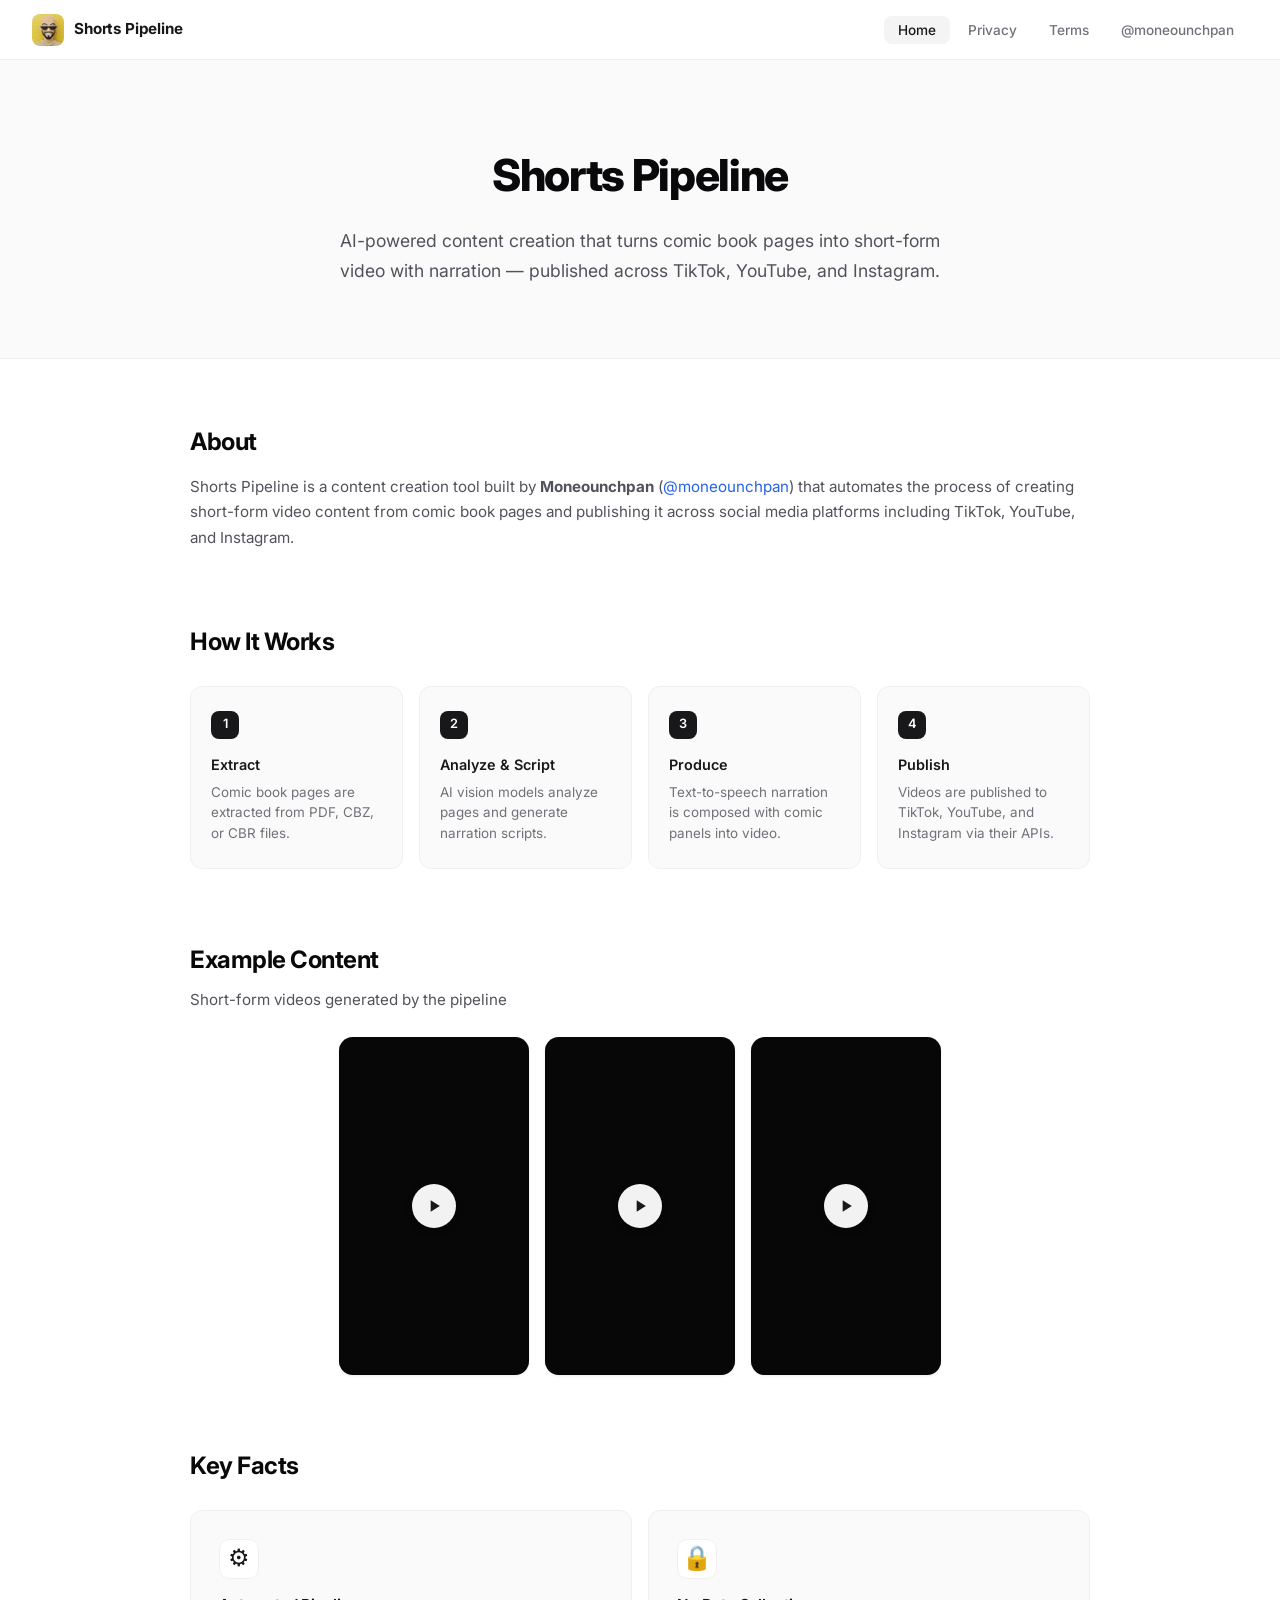
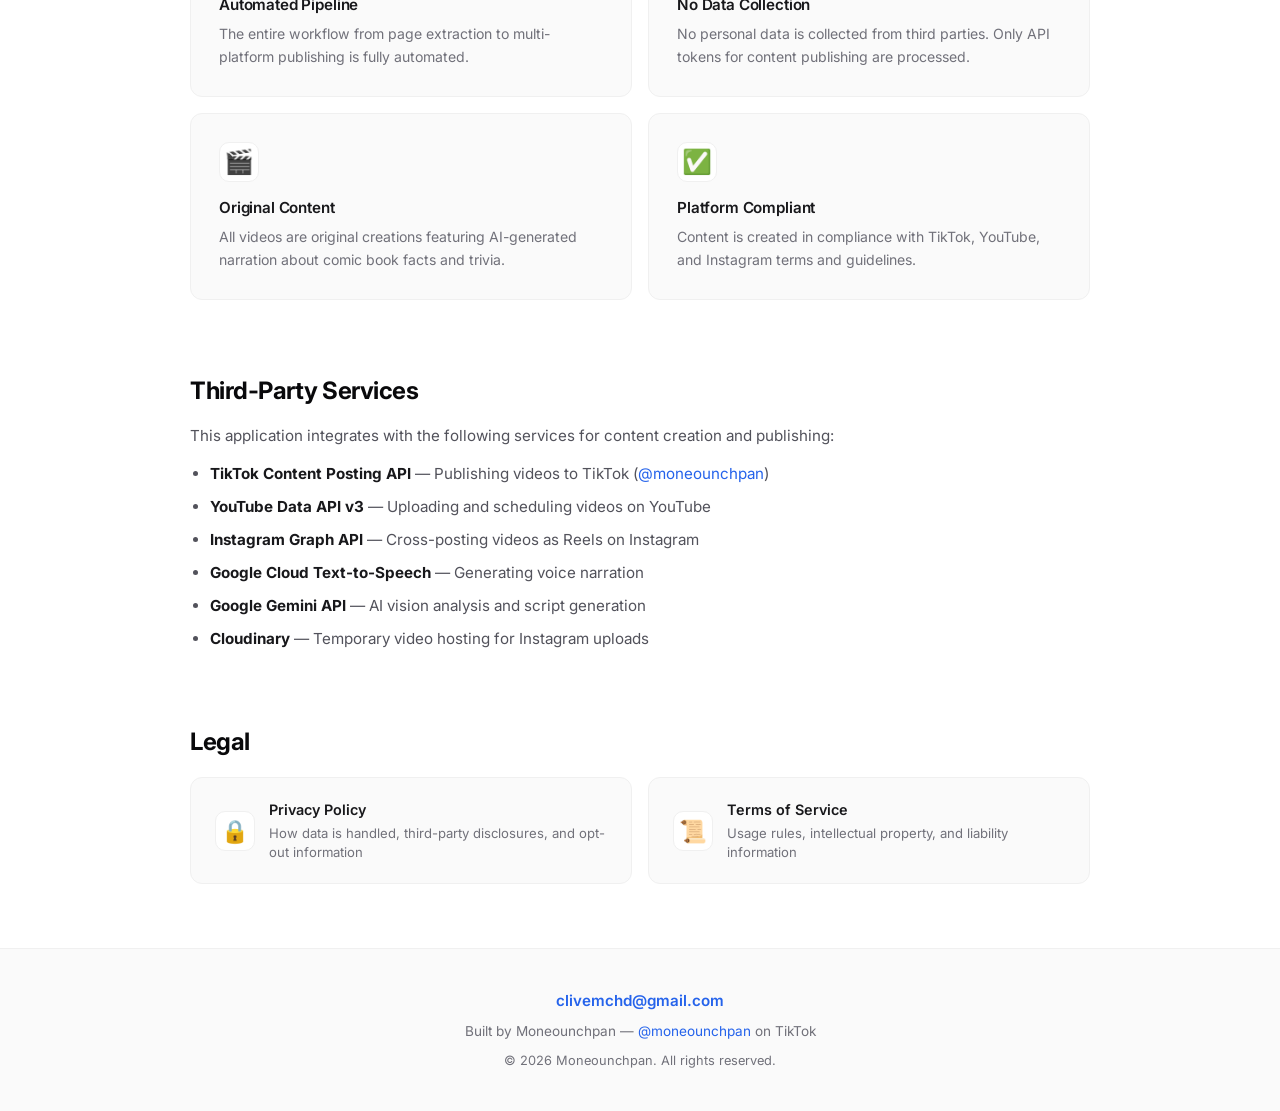
<file: index.html>
<!DOCTYPE html>
<html lang="en">
<head>
  <meta charset="UTF-8" />
  <meta name="viewport" content="width=device-width, initial-scale=1.0" />
  <title>Shorts Pipeline &mdash; AI-Powered Comic Content Creation</title>
  <meta name="description" content="Shorts Pipeline converts comic book pages into short-form video content with AI-generated narration for TikTok, YouTube, and Instagram." />
  <link rel="icon" type="image/png" href="favicon.png" />
  <link rel="apple-touch-icon" href="apple-touch-icon.png" />
  <link rel="preconnect" href="https://fonts.googleapis.com" />
  <link rel="preconnect" href="https://fonts.gstatic.com" crossorigin />
  <link rel="stylesheet" href="styles.css" />
</head>
<body>

  <!-- Navigation -->
  <nav class="top-nav">
    <a href="index.html" class="top-nav-brand">
      <img src="favicon.png" alt="Shorts Pipeline" />
      <span>Shorts Pipeline</span>
    </a>
    <ul class="top-nav-links">
      <li><a href="index.html" class="active">Home</a></li>
      <li><a href="privacy-policy.html">Privacy</a></li>
      <li><a href="terms-of-service.html">Terms</a></li>
      <li><a href="https://www.tiktok.com/@moneounchpan" target="_blank" rel="noopener">@moneounchpan</a></li>
    </ul>
  </nav>

  <!-- Hero -->
  <section class="hero">
    <h1>Shorts Pipeline</h1>
    <p class="subtitle">AI-powered content creation that turns comic book pages into short-form video with narration &mdash; published across TikTok, YouTube, and Instagram.</p>
  </section>

  <!-- Main Content -->
  <div class="container">

    <!-- About -->
    <section class="section">
      <h2>About</h2>
      <p>Shorts Pipeline is a content creation tool built by <strong>Moneounchpan</strong> (<a href="https://www.tiktok.com/@moneounchpan" target="_blank" rel="noopener">@moneounchpan</a>) that automates the process of creating short-form video content from comic book pages and publishing it across social media platforms including TikTok, YouTube, and Instagram.</p>
    </section>

    <!-- How It Works -->
    <section class="section">
      <h2>How It Works</h2>
      <div class="steps">
        <div class="step">
          <h4>Extract</h4>
          <p>Comic book pages are extracted from PDF, CBZ, or CBR files.</p>
        </div>
        <div class="step">
          <h4>Analyze &amp; Script</h4>
          <p>AI vision models analyze pages and generate narration scripts.</p>
        </div>
        <div class="step">
          <h4>Produce</h4>
          <p>Text-to-speech narration is composed with comic panels into video.</p>
        </div>
        <div class="step">
          <h4>Publish</h4>
          <p>Videos are published to TikTok, YouTube, and Instagram via their APIs.</p>
        </div>
      </div>
    </section>

    <!-- Example Content -->
    <section class="section">
      <h2>Example Content</h2>
      <p class="section-subtitle">Short-form videos generated by the pipeline</p>
      <div class="video-showcase">
        <div class="video-card">
          <video preload="metadata" playsinline poster="https://res.cloudinary.com/dtdb3l5ak/video/upload/so_1,w_400,h_710,c_fill,q_auto,f_jpg/shorts-pipeline/showcase-3.mp4">
            <source src="https://res.cloudinary.com/dtdb3l5ak/video/upload/v1775293916/shorts-pipeline/showcase-3.mp4" type="video/mp4" />
          </video>
          <button class="play-btn" aria-label="Play video"></button>
        </div>
        <div class="video-card">
          <video preload="metadata" playsinline poster="https://res.cloudinary.com/dtdb3l5ak/video/upload/so_1,w_400,h_710,c_fill,q_auto,f_jpg/shorts-pipeline/showcase-4.mp4">
            <source src="https://res.cloudinary.com/dtdb3l5ak/video/upload/v1775293919/shorts-pipeline/showcase-4.mp4" type="video/mp4" />
          </video>
          <button class="play-btn" aria-label="Play video"></button>
        </div>
        <div class="video-card">
          <video preload="metadata" playsinline poster="https://res.cloudinary.com/dtdb3l5ak/video/upload/so_1,w_400,h_710,c_fill,q_auto,f_jpg/shorts-pipeline/showcase-9.mp4">
            <source src="https://res.cloudinary.com/dtdb3l5ak/video/upload/v1775293922/shorts-pipeline/showcase-9.mp4" type="video/mp4" />
          </video>
          <button class="play-btn" aria-label="Play video"></button>
        </div>
      </div>
    </section>

    <!-- Key Facts -->
    <section class="section">
      <h2>Key Facts</h2>
      <div class="feature-grid">
        <div class="feature-card">
          <span class="icon">&#9881;</span>
          <h3>Automated Pipeline</h3>
          <p>The entire workflow from page extraction to multi-platform publishing is fully automated.</p>
        </div>
        <div class="feature-card">
          <span class="icon">&#128274;</span>
          <h3>No Data Collection</h3>
          <p>No personal data is collected from third parties. Only API tokens for content publishing are processed.</p>
        </div>
        <div class="feature-card">
          <span class="icon">&#127916;</span>
          <h3>Original Content</h3>
          <p>All videos are original creations featuring AI-generated narration about comic book facts and trivia.</p>
        </div>
        <div class="feature-card">
          <span class="icon">&#9989;</span>
          <h3>Platform Compliant</h3>
          <p>Content is created in compliance with TikTok, YouTube, and Instagram terms and guidelines.</p>
        </div>
      </div>
    </section>

    <!-- Third-Party Services -->
    <section class="section">
      <h2>Third-Party Services</h2>
      <p>This application integrates with the following services for content creation and publishing:</p>
      <ul>
        <li><strong>TikTok Content Posting API</strong> &mdash; Publishing videos to TikTok (<a href="https://www.tiktok.com/@moneounchpan" target="_blank" rel="noopener">@moneounchpan</a>)</li>
        <li><strong>YouTube Data API v3</strong> &mdash; Uploading and scheduling videos on YouTube</li>
        <li><strong>Instagram Graph API</strong> &mdash; Cross-posting videos as Reels on Instagram</li>
        <li><strong>Google Cloud Text-to-Speech</strong> &mdash; Generating voice narration</li>
        <li><strong>Google Gemini API</strong> &mdash; AI vision analysis and script generation</li>
        <li><strong>Cloudinary</strong> &mdash; Temporary video hosting for Instagram uploads</li>
      </ul>
    </section>

    <!-- Legal Documents -->
    <section class="section">
      <h2>Legal</h2>
      <div class="doc-links">
        <a href="privacy-policy.html" class="doc-link">
          <span class="doc-icon">&#128274;</span>
          <div>
            <strong>Privacy Policy</strong>
            <p>How data is handled, third-party disclosures, and opt-out information</p>
          </div>
        </a>
        <a href="terms-of-service.html" class="doc-link">
          <span class="doc-icon">&#128220;</span>
          <div>
            <strong>Terms of Service</strong>
            <p>Usage rules, intellectual property, and liability information</p>
          </div>
        </a>
      </div>
    </section>

  </div>

  <!-- Contact Footer -->
  <footer class="contact-bar">
    <span class="contact-email"><a href="mailto:clivemchd@gmail.com">clivemchd@gmail.com</a></span>
    <p>Built by Moneounchpan &mdash; <a href="https://www.tiktok.com/@moneounchpan" target="_blank" rel="noopener">@moneounchpan</a> on TikTok</p>
    <p style="margin-top: 8px; font-size: 0.8rem;">&copy; 2026 Moneounchpan. All rights reserved.</p>
  </footer>

  <!-- Video Modal -->
  <div id="video-modal" class="video-modal">
    <div class="modal-backdrop"></div>
    <div class="modal-content">
      <button class="modal-close" aria-label="Close video">&times;</button>
      <video id="modal-video" controls playsinline>
        <source id="modal-source" src="" type="video/mp4" />
      </video>
    </div>
  </div>

  <script>
    (function() {
      var modal = document.getElementById('video-modal');
      var modalVideo = document.getElementById('modal-video');
      var modalSource = document.getElementById('modal-source');

      function openModal(src) {
        modalSource.src = src;
        modalVideo.load();
        modal.classList.add('active');
        document.body.style.overflow = 'hidden';
        modalVideo.play();
      }

      function closeModal() {
        modal.classList.remove('active');
        modalVideo.pause();
        modalVideo.currentTime = 0;
        modalSource.src = '';
        document.body.style.overflow = '';
      }

      document.querySelectorAll('.video-card .play-btn').forEach(function(btn) {
        btn.addEventListener('click', function() {
          var src = this.closest('.video-card').querySelector('source').src;
          openModal(src);
        });
      });

      modal.addEventListener('click', function(e) {
        if (e.target === modal || e.target.classList.contains('modal-backdrop')) {
          closeModal();
        }
      });

      document.querySelector('.modal-close').addEventListener('click', closeModal);

      document.addEventListener('keydown', function(e) {
        if (e.key === 'Escape' && modal.classList.contains('active')) {
          closeModal();
        }
      });
    })();
  </script>

</body>
</html>
</file>
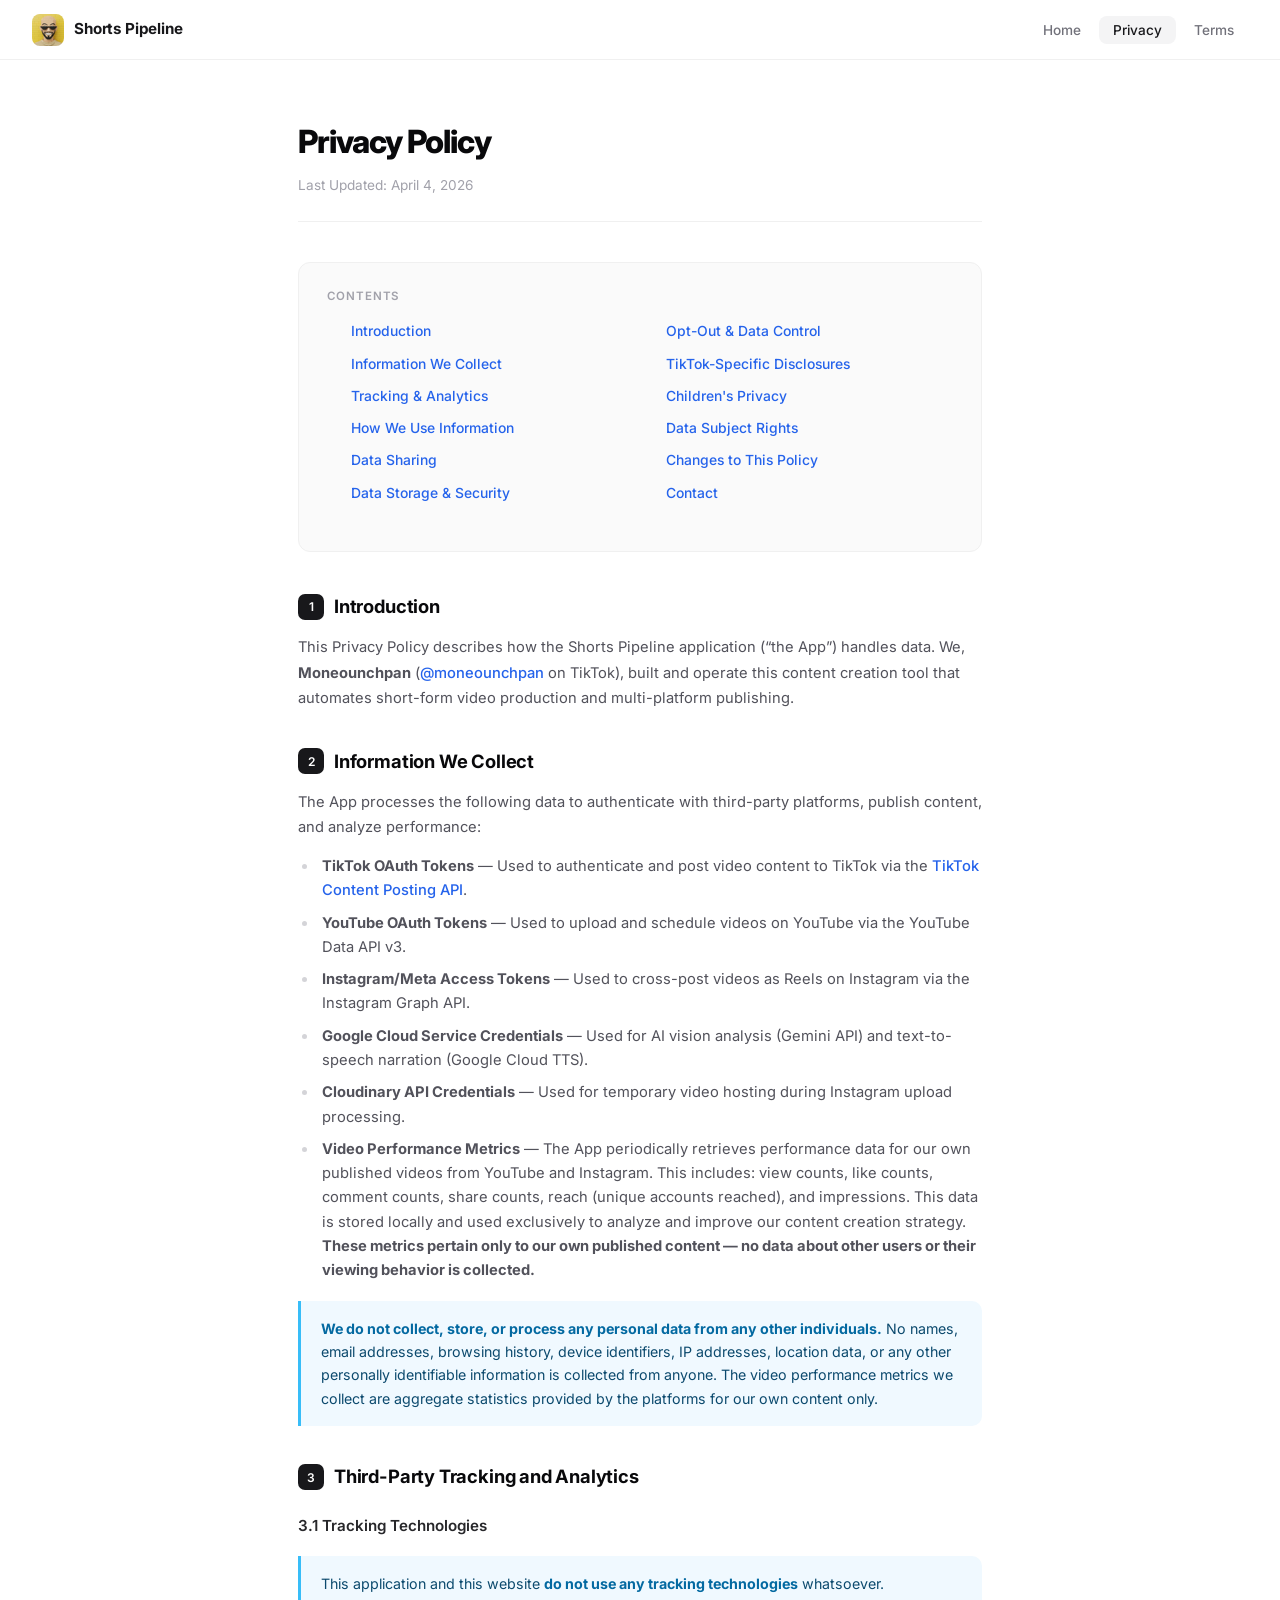
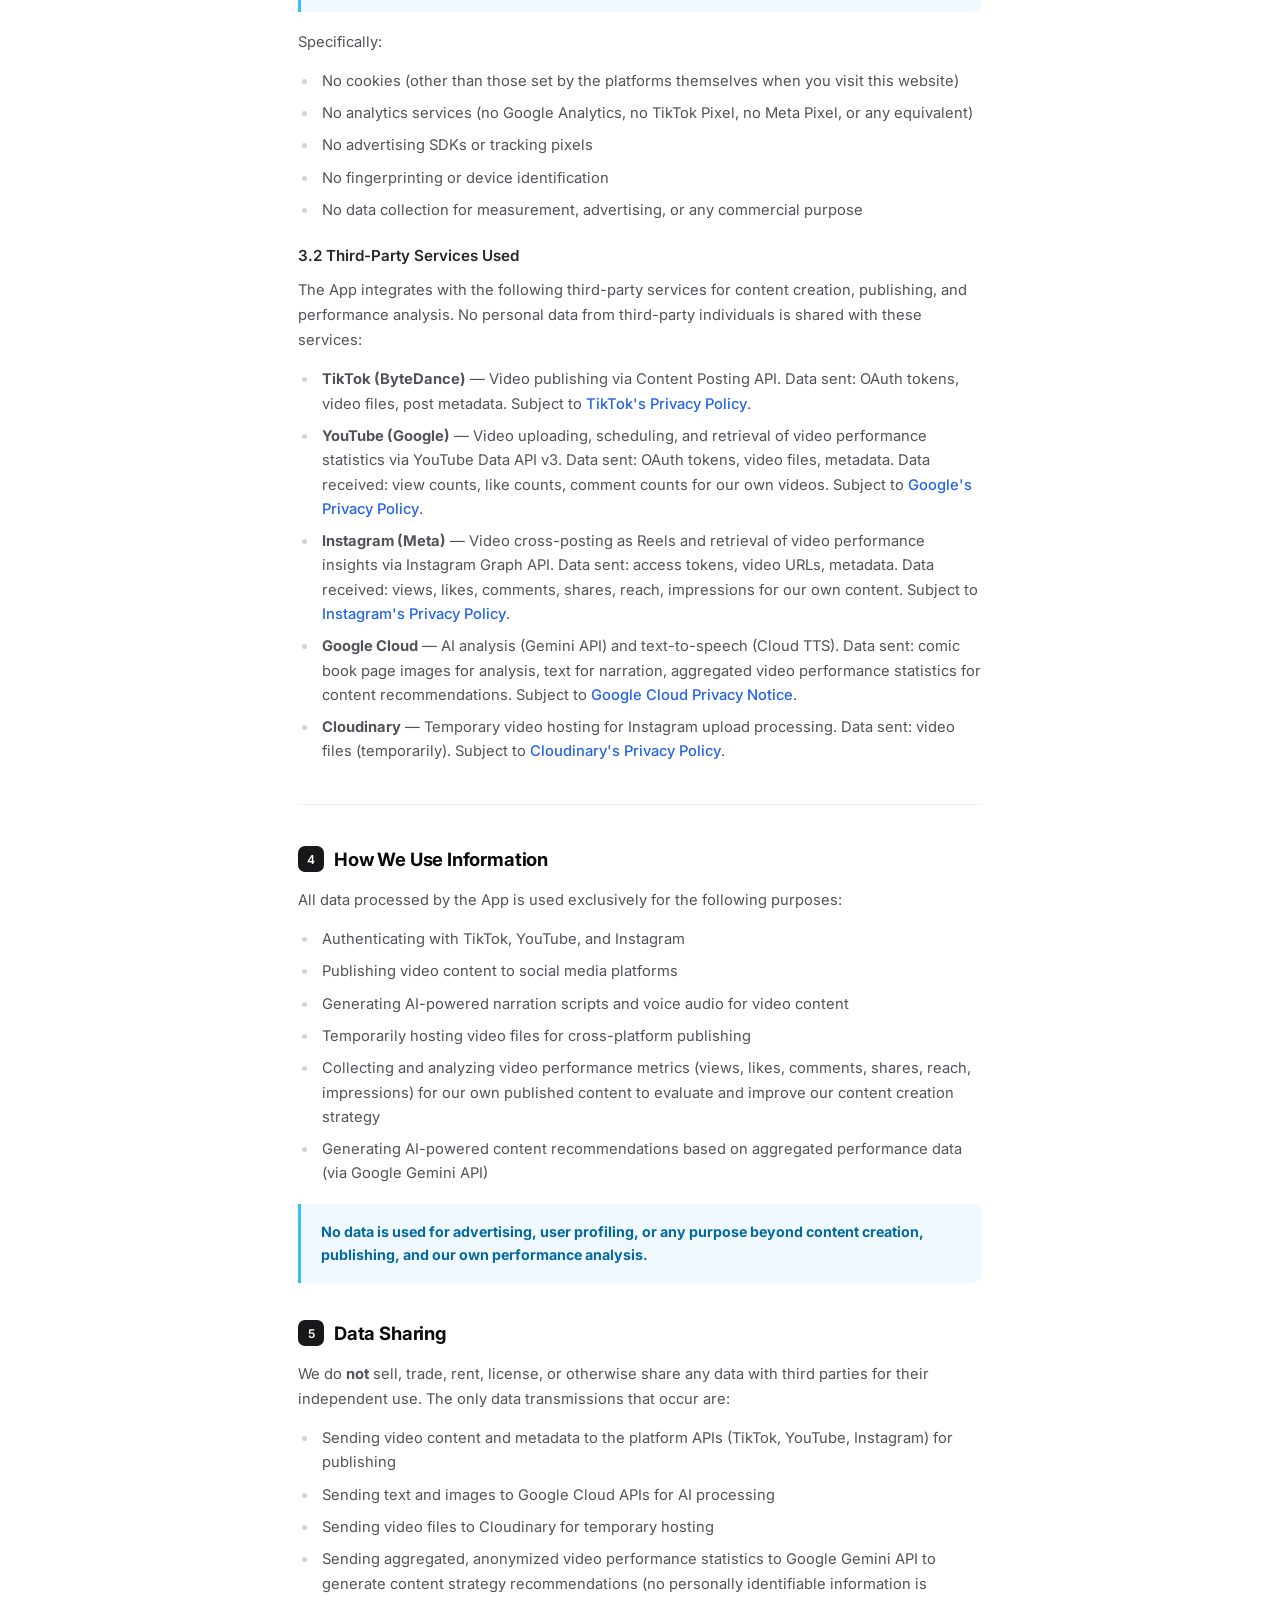
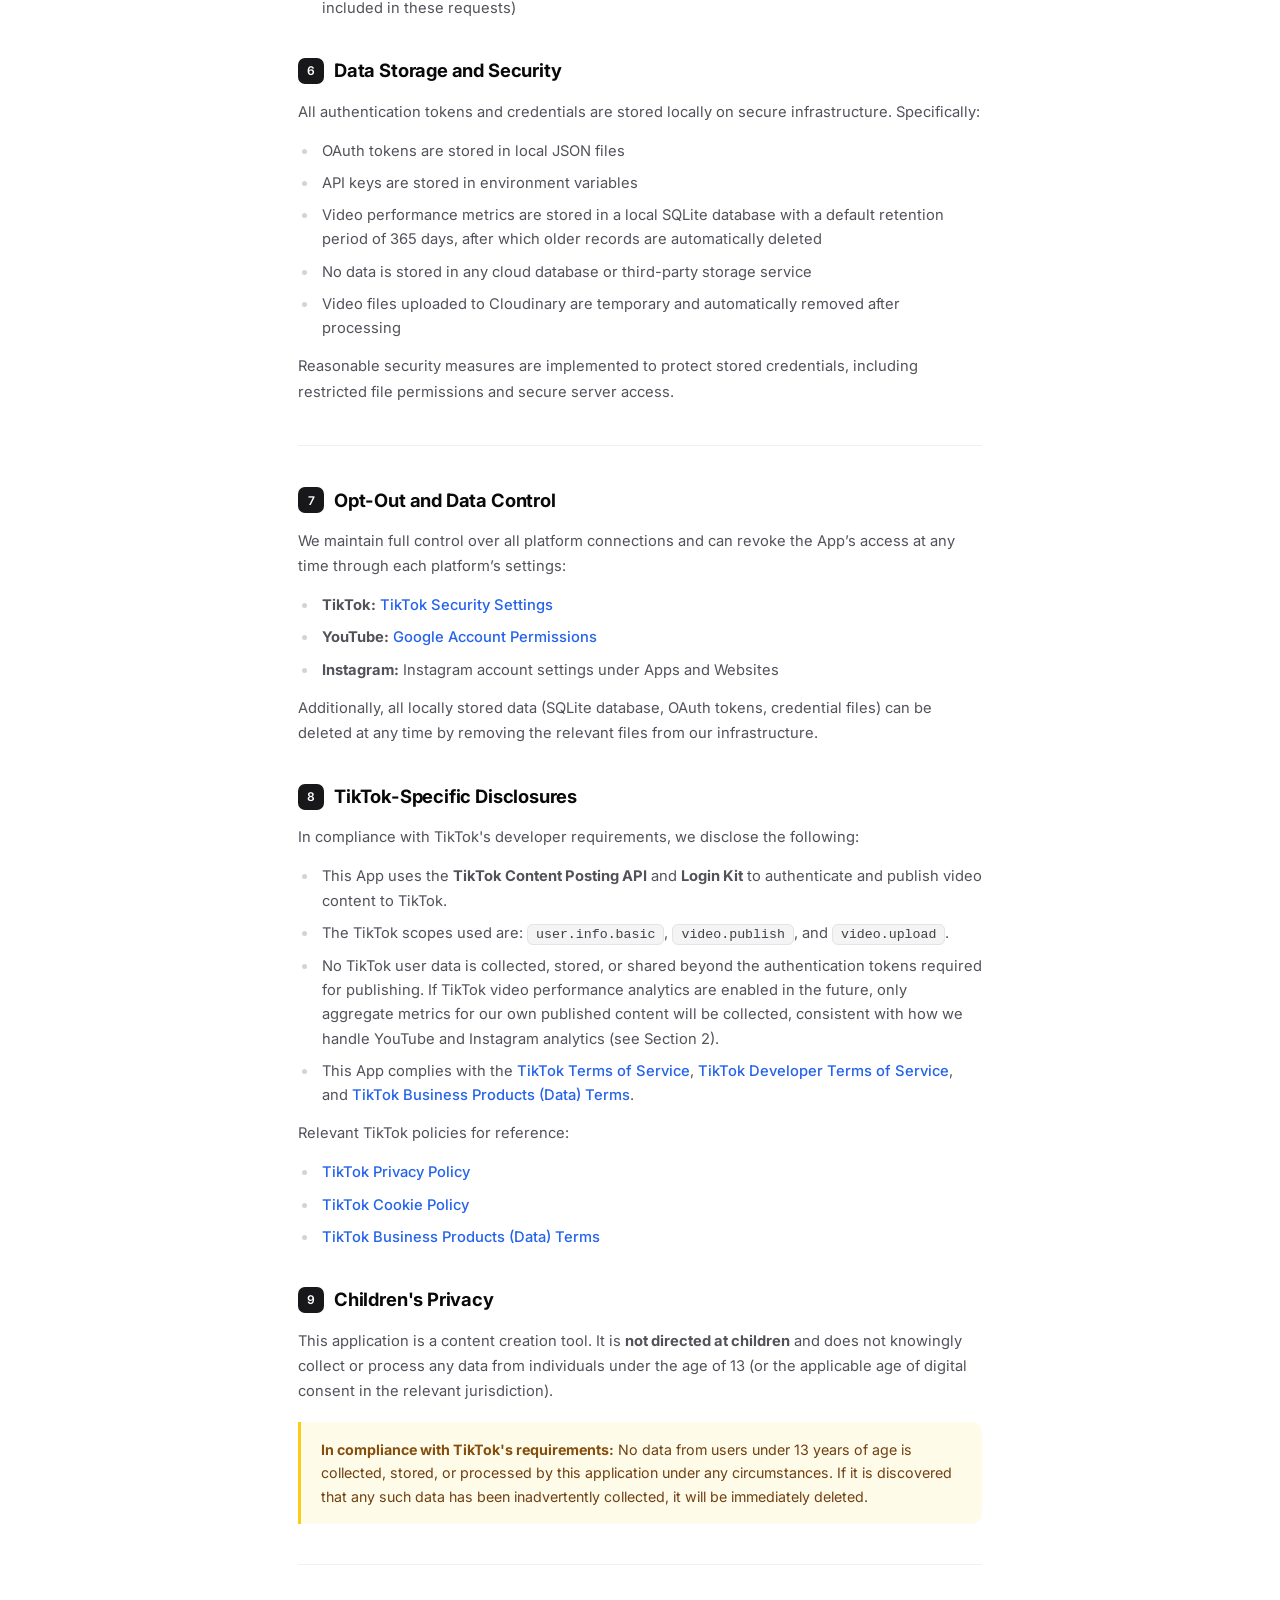
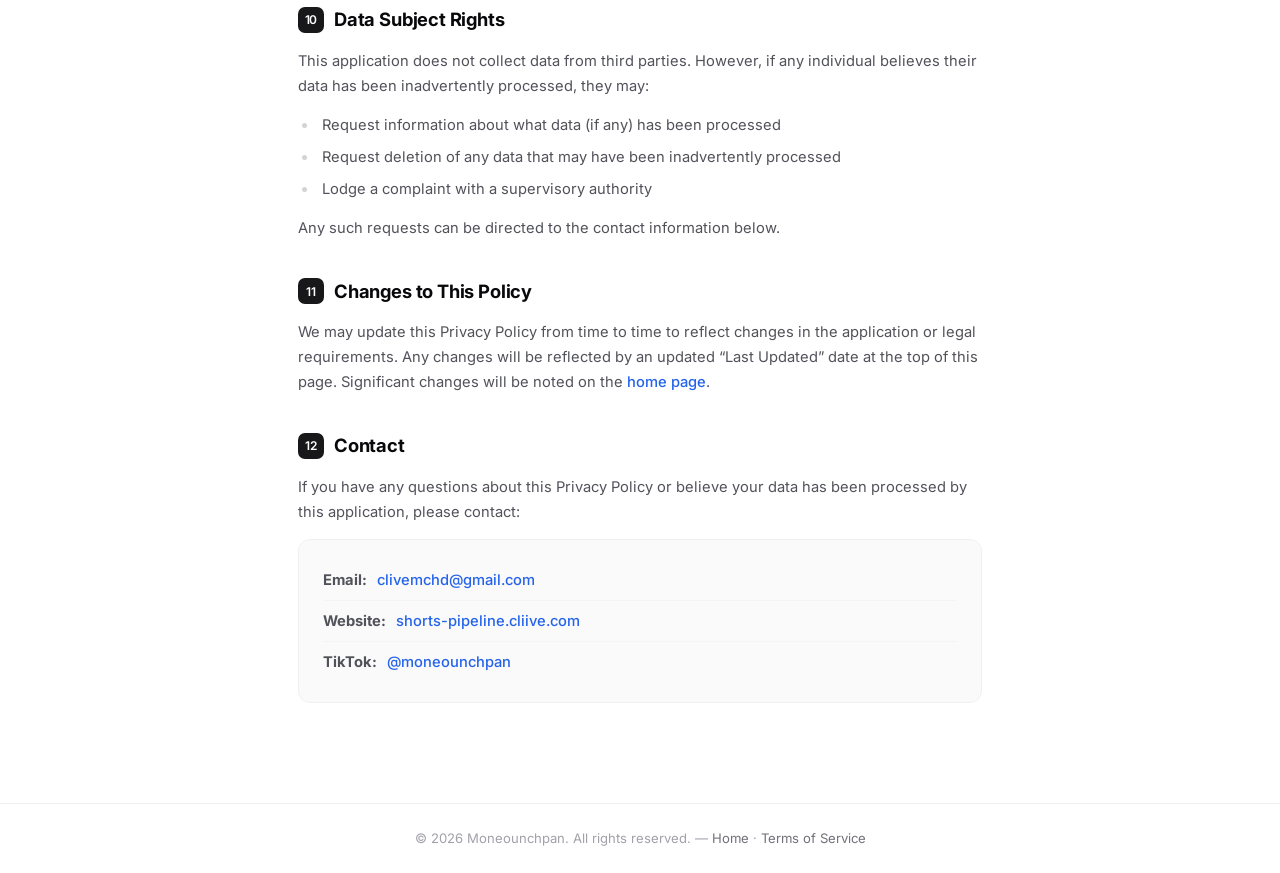
<file: privacy-policy.html>
<!DOCTYPE html>
<html lang="en">
<head>
  <meta charset="UTF-8" />
  <meta name="viewport" content="width=device-width, initial-scale=1.0" />
  <title>Privacy Policy &mdash; Shorts Pipeline</title>
  <meta name="description" content="Privacy Policy for the Shorts Pipeline application operated by Moneounchpan." />
  <link rel="icon" type="image/png" href="favicon.png" />
  <link rel="apple-touch-icon" href="apple-touch-icon.png" />
  <link rel="preconnect" href="https://fonts.googleapis.com" />
  <link rel="preconnect" href="https://fonts.gstatic.com" crossorigin />
  <link rel="stylesheet" href="styles.css" />
</head>
<body>

  <!-- Navigation -->
  <nav class="top-nav">
    <a href="index.html" class="top-nav-brand">
      <img src="favicon.png" alt="Shorts Pipeline" />
      <span>Shorts Pipeline</span>
    </a>
    <ul class="top-nav-links">
      <li><a href="index.html">Home</a></li>
      <li><a href="privacy-policy.html" class="active">Privacy</a></li>
      <li><a href="terms-of-service.html">Terms</a></li>
    </ul>
  </nav>

  <!-- Legal Content -->
  <article class="legal-page">
    <div class="legal-header">
      <h1>Privacy Policy</h1>
      <span class="last-updated">Last Updated: April 4, 2026</span>
    </div>

    <!-- Table of Contents -->
    <nav class="legal-toc">
      <div class="legal-toc-title">Contents</div>
      <ol>
        <li><a href="#pp-intro">Introduction</a></li>
        <li><a href="#pp-collect">Information We Collect</a></li>
        <li><a href="#pp-tracking">Tracking &amp; Analytics</a></li>
        <li><a href="#pp-use">How We Use Information</a></li>
        <li><a href="#pp-sharing">Data Sharing</a></li>
        <li><a href="#pp-storage">Data Storage &amp; Security</a></li>
        <li><a href="#pp-optout">Opt-Out &amp; Data Control</a></li>
        <li><a href="#pp-tiktok">TikTok-Specific Disclosures</a></li>
        <li><a href="#pp-children">Children's Privacy</a></li>
        <li><a href="#pp-rights">Data Subject Rights</a></li>
        <li><a href="#pp-changes">Changes to This Policy</a></li>
        <li><a href="#pp-contact">Contact</a></li>
      </ol>
    </nav>

    <!-- 1. Introduction -->
    <section class="legal-section" id="pp-intro">
      <h2><span class="section-num">1</span> Introduction</h2>
      <p>This Privacy Policy describes how the Shorts Pipeline application (&ldquo;the App&rdquo;) handles data. We, <strong>Moneounchpan</strong> (<a href="https://www.tiktok.com/@moneounchpan" target="_blank" rel="noopener">@moneounchpan</a> on TikTok), built and operate this content creation tool that automates short-form video production and multi-platform publishing.</p>
    </section>

    <!-- 2. Information We Collect -->
    <section class="legal-section" id="pp-collect">
      <h2><span class="section-num">2</span> Information We Collect</h2>
      <p>The App processes the following data to authenticate with third-party platforms, publish content, and analyze performance:</p>
      <ul>
        <li><strong>TikTok OAuth Tokens</strong> &mdash; Used to authenticate and post video content to TikTok via the <a href="https://developers.tiktok.com/doc/content-posting-api-get-started" target="_blank" rel="noopener">TikTok Content Posting API</a>.</li>
        <li><strong>YouTube OAuth Tokens</strong> &mdash; Used to upload and schedule videos on YouTube via the YouTube Data API v3.</li>
        <li><strong>Instagram/Meta Access Tokens</strong> &mdash; Used to cross-post videos as Reels on Instagram via the Instagram Graph API.</li>
        <li><strong>Google Cloud Service Credentials</strong> &mdash; Used for AI vision analysis (Gemini API) and text-to-speech narration (Google Cloud TTS).</li>
        <li><strong>Cloudinary API Credentials</strong> &mdash; Used for temporary video hosting during Instagram upload processing.</li>
        <li><strong>Video Performance Metrics</strong> &mdash; The App periodically retrieves performance data for our own published videos from YouTube and Instagram. This includes: view counts, like counts, comment counts, share counts, reach (unique accounts reached), and impressions. This data is stored locally and used exclusively to analyze and improve our content creation strategy. <strong>These metrics pertain only to our own published content &mdash; no data about other users or their viewing behavior is collected.</strong></li>
      </ul>
      <div class="legal-callout">
        <strong>We do not collect, store, or process any personal data from any other individuals.</strong> No names, email addresses, browsing history, device identifiers, IP addresses, location data, or any other personally identifiable information is collected from anyone. The video performance metrics we collect are aggregate statistics provided by the platforms for our own content only.
      </div>
    </section>

    <!-- 3. Third-Party Tracking & Analytics -->
    <section class="legal-section" id="pp-tracking">
      <h2><span class="section-num">3</span> Third-Party Tracking and Analytics</h2>

      <h3>3.1 Tracking Technologies</h3>
      <div class="legal-callout">
        This application and this website <strong>do not use any tracking technologies</strong> whatsoever.
      </div>
      <p>Specifically:</p>
      <ul>
        <li>No cookies (other than those set by the platforms themselves when you visit this website)</li>
        <li>No analytics services (no Google Analytics, no TikTok Pixel, no Meta Pixel, or any equivalent)</li>
        <li>No advertising SDKs or tracking pixels</li>
        <li>No fingerprinting or device identification</li>
        <li>No data collection for measurement, advertising, or any commercial purpose</li>
      </ul>

      <h3>3.2 Third-Party Services Used</h3>
      <p>The App integrates with the following third-party services for content creation, publishing, and performance analysis. No personal data from third-party individuals is shared with these services:</p>
      <ul>
        <li><strong>TikTok (ByteDance)</strong> &mdash; Video publishing via Content Posting API. Data sent: OAuth tokens, video files, post metadata. Subject to <a href="https://www.tiktok.com/legal/page/global/privacy-policy/en" target="_blank" rel="noopener">TikTok's Privacy Policy</a>.</li>
        <li><strong>YouTube (Google)</strong> &mdash; Video uploading, scheduling, and retrieval of video performance statistics via YouTube Data API v3. Data sent: OAuth tokens, video files, metadata. Data received: view counts, like counts, comment counts for our own videos. Subject to <a href="https://policies.google.com/privacy" target="_blank" rel="noopener">Google's Privacy Policy</a>.</li>
        <li><strong>Instagram (Meta)</strong> &mdash; Video cross-posting as Reels and retrieval of video performance insights via Instagram Graph API. Data sent: access tokens, video URLs, metadata. Data received: views, likes, comments, shares, reach, impressions for our own content. Subject to <a href="https://privacycenter.instagram.com/policy" target="_blank" rel="noopener">Instagram's Privacy Policy</a>.</li>
        <li><strong>Google Cloud</strong> &mdash; AI analysis (Gemini API) and text-to-speech (Cloud TTS). Data sent: comic book page images for analysis, text for narration, aggregated video performance statistics for content recommendations. Subject to <a href="https://cloud.google.com/terms/cloud-privacy-notice" target="_blank" rel="noopener">Google Cloud Privacy Notice</a>.</li>
        <li><strong>Cloudinary</strong> &mdash; Temporary video hosting for Instagram upload processing. Data sent: video files (temporarily). Subject to <a href="https://cloudinary.com/privacy" target="_blank" rel="noopener">Cloudinary's Privacy Policy</a>.</li>
      </ul>
    </section>

    <hr class="legal-divider" />

    <!-- 4. How We Use Information -->
    <section class="legal-section" id="pp-use">
      <h2><span class="section-num">4</span> How We Use Information</h2>
      <p>All data processed by the App is used exclusively for the following purposes:</p>
      <ul>
        <li>Authenticating with TikTok, YouTube, and Instagram</li>
        <li>Publishing video content to social media platforms</li>
        <li>Generating AI-powered narration scripts and voice audio for video content</li>
        <li>Temporarily hosting video files for cross-platform publishing</li>
        <li>Collecting and analyzing video performance metrics (views, likes, comments, shares, reach, impressions) for our own published content to evaluate and improve our content creation strategy</li>
        <li>Generating AI-powered content recommendations based on aggregated performance data (via Google Gemini API)</li>
      </ul>
      <div class="legal-callout">
        <strong>No data is used for advertising, user profiling, or any purpose beyond content creation, publishing, and our own performance analysis.</strong>
      </div>
    </section>

    <!-- 5. Data Sharing -->
    <section class="legal-section" id="pp-sharing">
      <h2><span class="section-num">5</span> Data Sharing</h2>
      <p>We do <strong>not</strong> sell, trade, rent, license, or otherwise share any data with third parties for their independent use. The only data transmissions that occur are:</p>
      <ul>
        <li>Sending video content and metadata to the platform APIs (TikTok, YouTube, Instagram) for publishing</li>
        <li>Sending text and images to Google Cloud APIs for AI processing</li>
        <li>Sending video files to Cloudinary for temporary hosting</li>
        <li>Sending aggregated, anonymized video performance statistics to Google Gemini API to generate content strategy recommendations (no personally identifiable information is included in these requests)</li>
      </ul>
    </section>

    <!-- 6. Data Storage & Security -->
    <section class="legal-section" id="pp-storage">
      <h2><span class="section-num">6</span> Data Storage and Security</h2>
      <p>All authentication tokens and credentials are stored locally on secure infrastructure. Specifically:</p>
      <ul>
        <li>OAuth tokens are stored in local JSON files</li>
        <li>API keys are stored in environment variables</li>
        <li>Video performance metrics are stored in a local SQLite database with a default retention period of 365 days, after which older records are automatically deleted</li>
        <li>No data is stored in any cloud database or third-party storage service</li>
        <li>Video files uploaded to Cloudinary are temporary and automatically removed after processing</li>
      </ul>
      <p>Reasonable security measures are implemented to protect stored credentials, including restricted file permissions and secure server access.</p>
    </section>

    <hr class="legal-divider" />

    <!-- 7. Opt-Out & Data Control -->
    <section class="legal-section" id="pp-optout">
      <h2><span class="section-num">7</span> Opt-Out and Data Control</h2>
      <p>We maintain full control over all platform connections and can revoke the App&rsquo;s access at any time through each platform&rsquo;s settings:</p>
      <ul>
        <li><strong>TikTok:</strong> <a href="https://www.tiktok.com/setting/security" target="_blank" rel="noopener">TikTok Security Settings</a></li>
        <li><strong>YouTube:</strong> <a href="https://myaccount.google.com/permissions" target="_blank" rel="noopener">Google Account Permissions</a></li>
        <li><strong>Instagram:</strong> Instagram account settings under Apps and Websites</li>
      </ul>
      <p>Additionally, all locally stored data (SQLite database, OAuth tokens, credential files) can be deleted at any time by removing the relevant files from our infrastructure.</p>
    </section>

    <!-- 8. TikTok-Specific Disclosures -->
    <section class="legal-section" id="pp-tiktok">
      <h2><span class="section-num">8</span> TikTok-Specific Disclosures</h2>
      <p>In compliance with TikTok's developer requirements, we disclose the following:</p>
      <ul>
        <li>This App uses the <strong>TikTok Content Posting API</strong> and <strong>Login Kit</strong> to authenticate and publish video content to TikTok.</li>
        <li>The TikTok scopes used are: <code>user.info.basic</code>, <code>video.publish</code>, and <code>video.upload</code>.</li>
        <li>No TikTok user data is collected, stored, or shared beyond the authentication tokens required for publishing. If TikTok video performance analytics are enabled in the future, only aggregate metrics for our own published content will be collected, consistent with how we handle YouTube and Instagram analytics (see Section 2).</li>
        <li>This App complies with the <a href="https://www.tiktok.com/legal/page/global/terms-of-service/en" target="_blank" rel="noopener">TikTok Terms of Service</a>, <a href="https://developers.tiktok.com/doc/getting-started-terms-of-service/" target="_blank" rel="noopener">TikTok Developer Terms of Service</a>, and <a href="https://www.tiktok.com/legal/page/global/business-products-data-terms/en" target="_blank" rel="noopener">TikTok Business Products (Data) Terms</a>.</li>
      </ul>
      <p>Relevant TikTok policies for reference:</p>
      <ul>
        <li><a href="https://www.tiktok.com/legal/page/global/privacy-policy/en" target="_blank" rel="noopener">TikTok Privacy Policy</a></li>
        <li><a href="https://www.tiktok.com/legal/page/global/cookie-policy/en" target="_blank" rel="noopener">TikTok Cookie Policy</a></li>
        <li><a href="https://www.tiktok.com/legal/page/global/business-products-data-terms/en" target="_blank" rel="noopener">TikTok Business Products (Data) Terms</a></li>
      </ul>
    </section>

    <!-- 9. Children's Privacy -->
    <section class="legal-section" id="pp-children">
      <h2><span class="section-num">9</span> Children's Privacy</h2>
      <p>This application is a content creation tool. It is <strong>not directed at children</strong> and does not knowingly collect or process any data from individuals under the age of 13 (or the applicable age of digital consent in the relevant jurisdiction).</p>
      <div class="legal-callout warning">
        <strong>In compliance with TikTok's requirements:</strong> No data from users under 13 years of age is collected, stored, or processed by this application under any circumstances. If it is discovered that any such data has been inadvertently collected, it will be immediately deleted.
      </div>
    </section>

    <hr class="legal-divider" />

    <!-- 10. Data Subject Rights -->
    <section class="legal-section" id="pp-rights">
      <h2><span class="section-num">10</span> Data Subject Rights</h2>
      <p>This application does not collect data from third parties. However, if any individual believes their data has been inadvertently processed, they may:</p>
      <ul>
        <li>Request information about what data (if any) has been processed</li>
        <li>Request deletion of any data that may have been inadvertently processed</li>
        <li>Lodge a complaint with a supervisory authority</li>
      </ul>
      <p>Any such requests can be directed to the contact information below.</p>
    </section>

    <!-- 11. Changes to This Policy -->
    <section class="legal-section" id="pp-changes">
      <h2><span class="section-num">11</span> Changes to This Policy</h2>
      <p>We may update this Privacy Policy from time to time to reflect changes in the application or legal requirements. Any changes will be reflected by an updated &ldquo;Last Updated&rdquo; date at the top of this page. Significant changes will be noted on the <a href="index.html">home page</a>.</p>
    </section>

    <!-- 12. Contact -->
    <section class="legal-section" id="pp-contact">
      <h2><span class="section-num">12</span> Contact</h2>
      <p>If you have any questions about this Privacy Policy or believe your data has been processed by this application, please contact:</p>
      <div class="legal-contact">
        <ul>
          <li><strong>Email:</strong> <a href="mailto:clivemchd@gmail.com">clivemchd@gmail.com</a></li>
          <li><strong>Website:</strong> <a href="https://shorts-pipeline.cliive.com">shorts-pipeline.cliive.com</a></li>
          <li><strong>TikTok:</strong> <a href="https://www.tiktok.com/@moneounchpan" target="_blank" rel="noopener">@moneounchpan</a></li>
        </ul>
      </div>
    </section>
  </article>

  <!-- Footer -->
  <footer class="footer">
    &copy; 2026 Moneounchpan. All rights reserved. &mdash; <a href="index.html">Home</a> &middot; <a href="terms-of-service.html">Terms of Service</a>
  </footer>

</body>
</html>
</file>
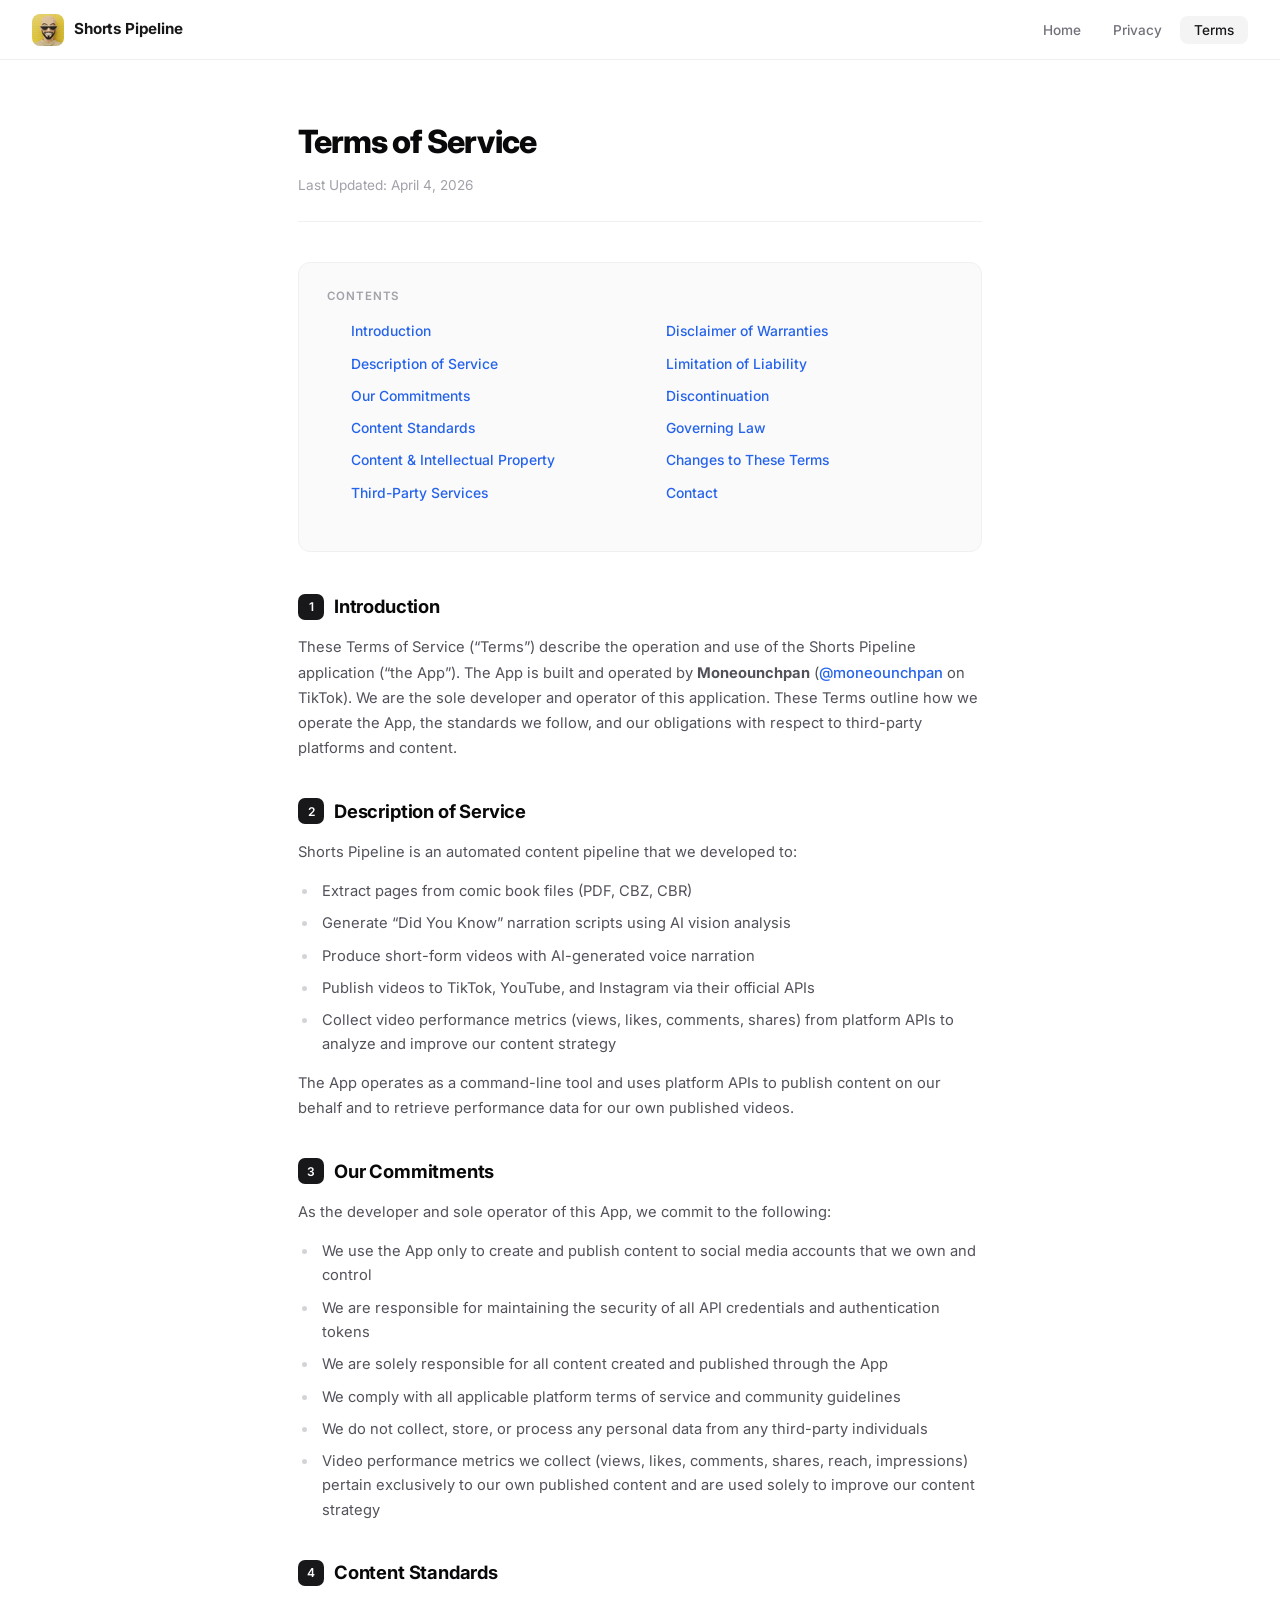
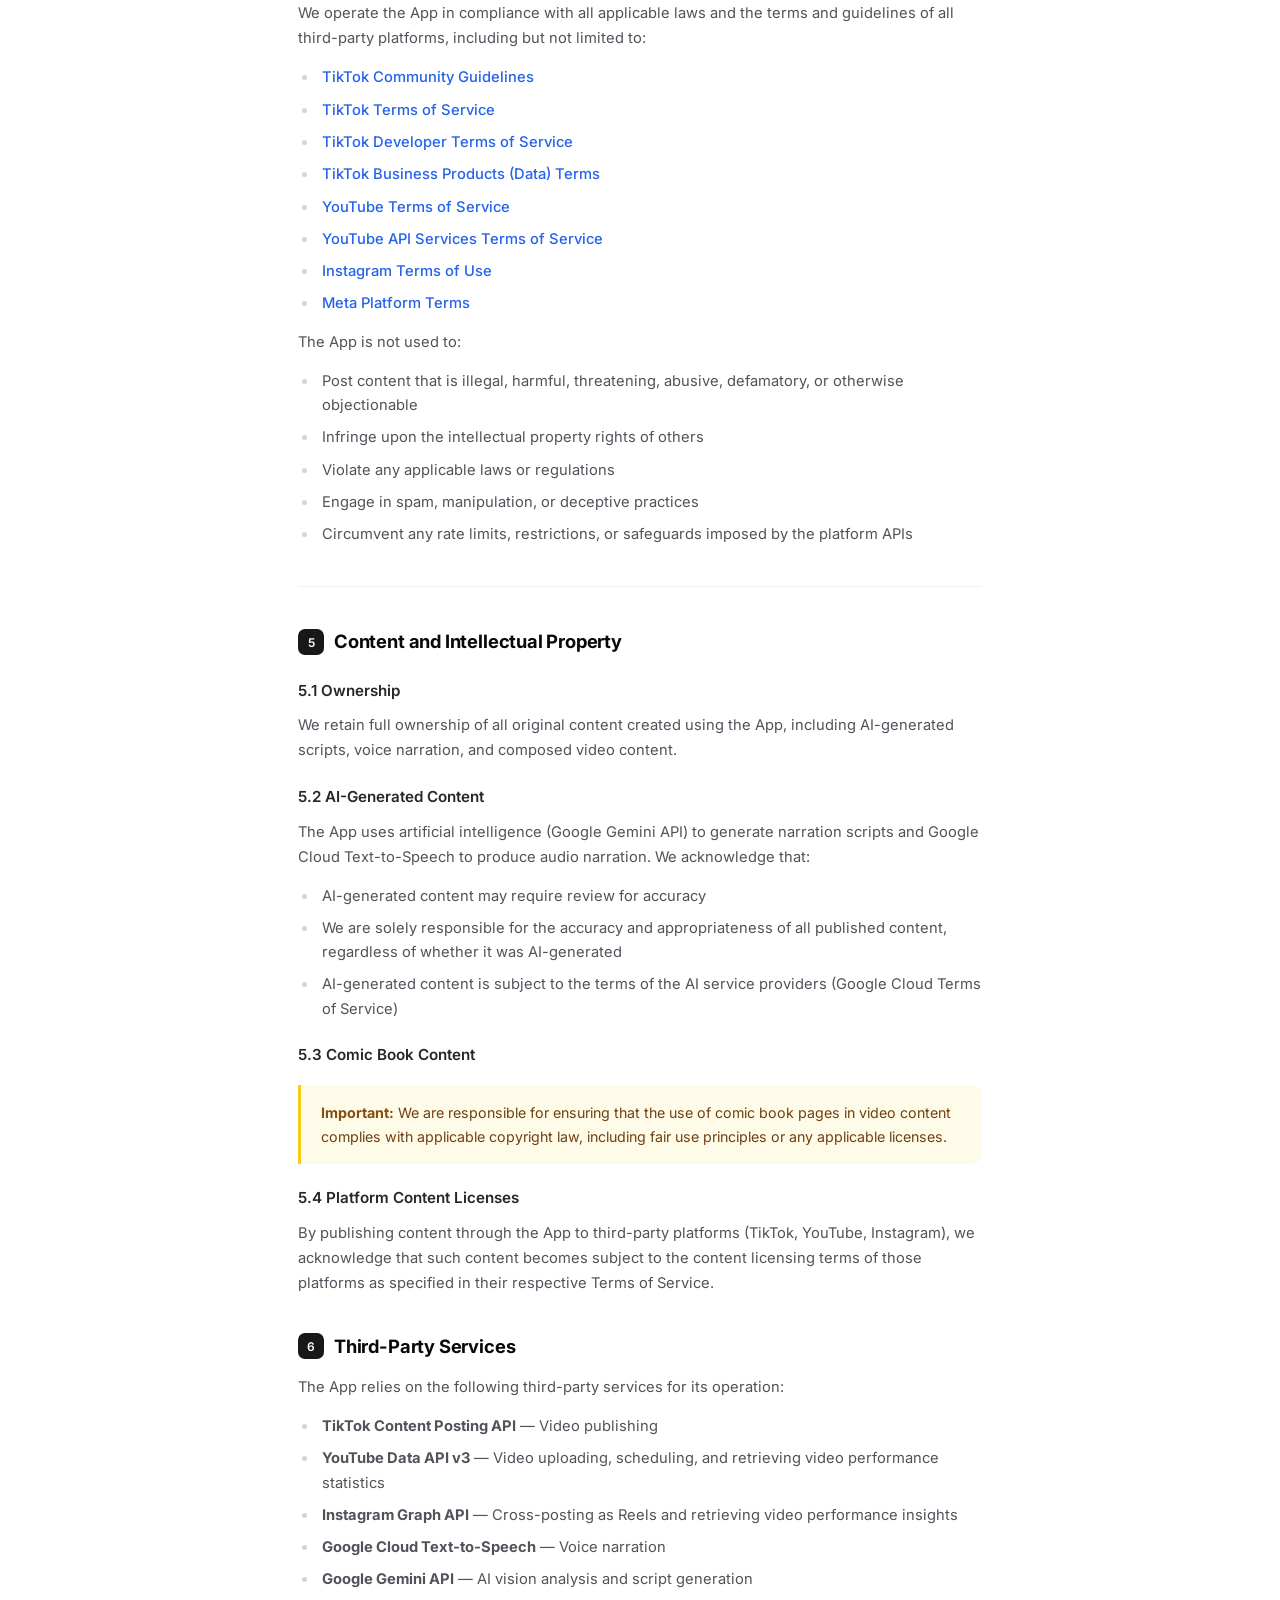
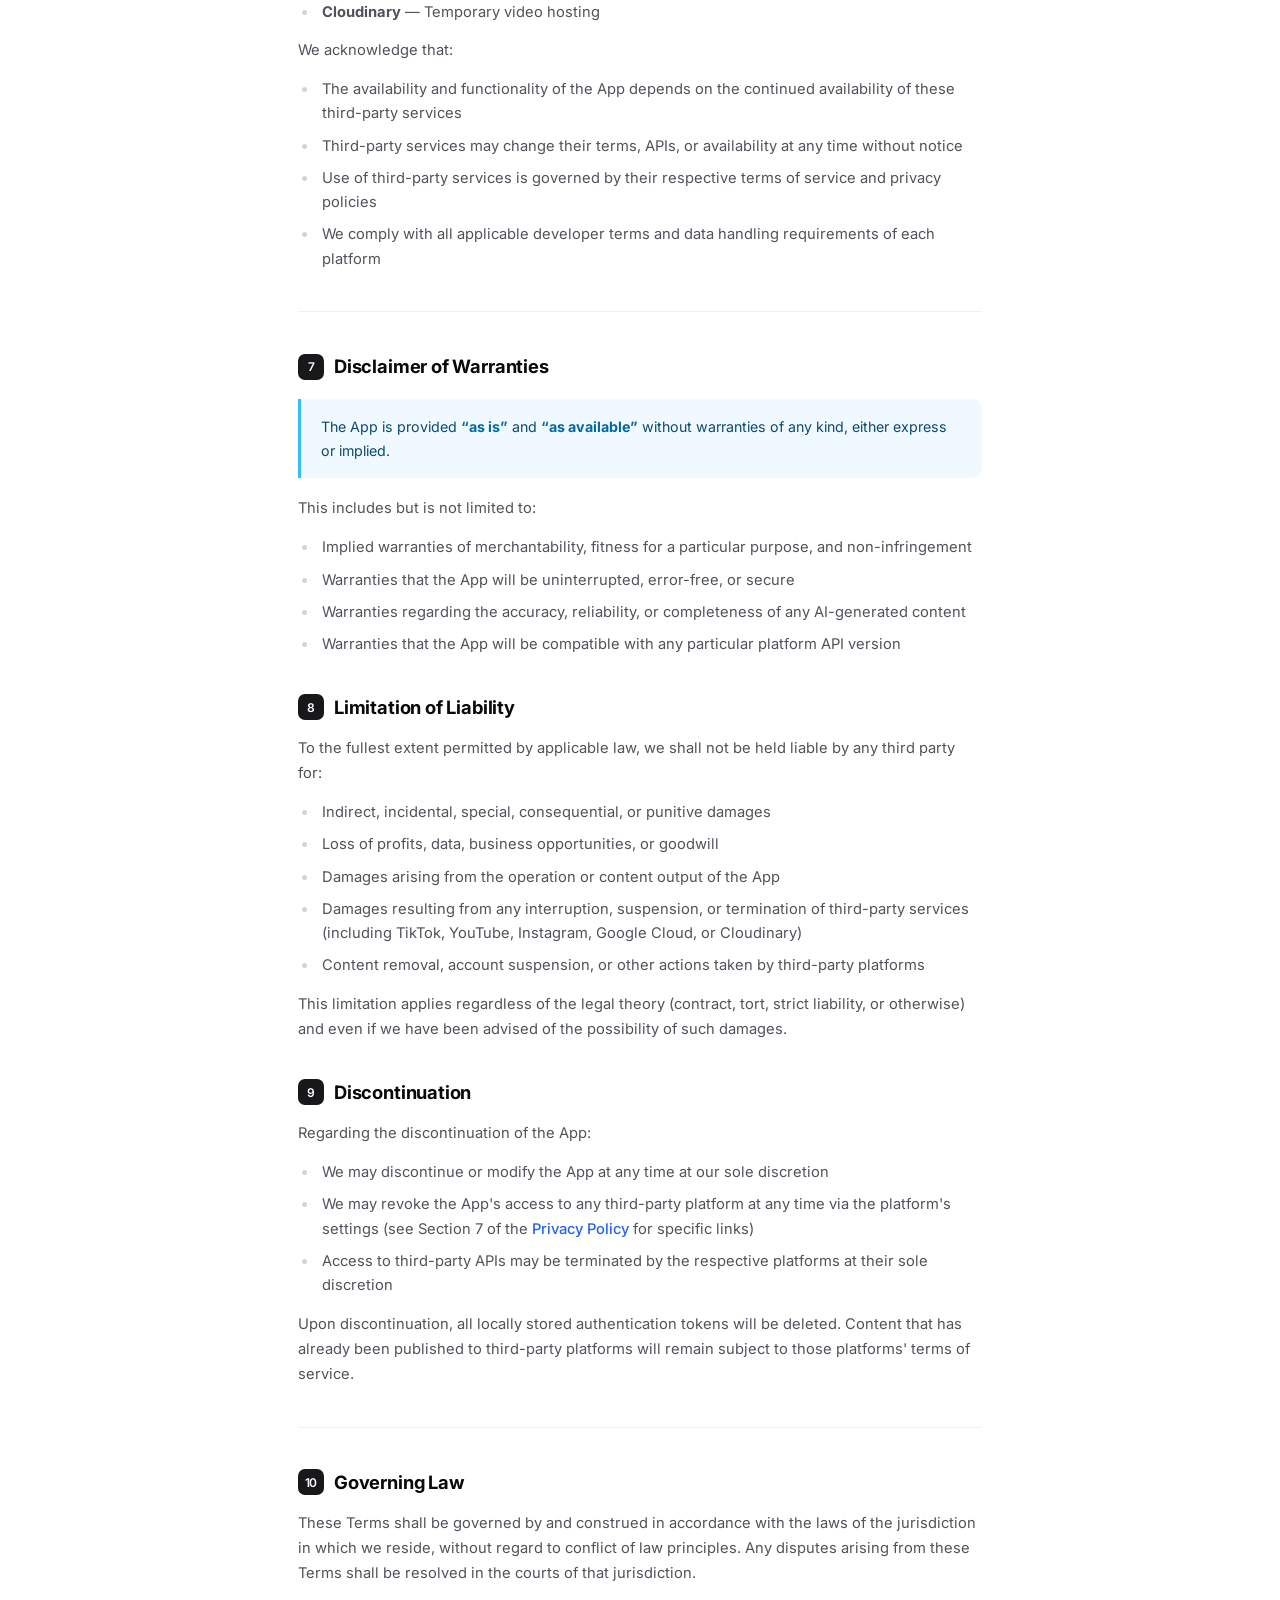
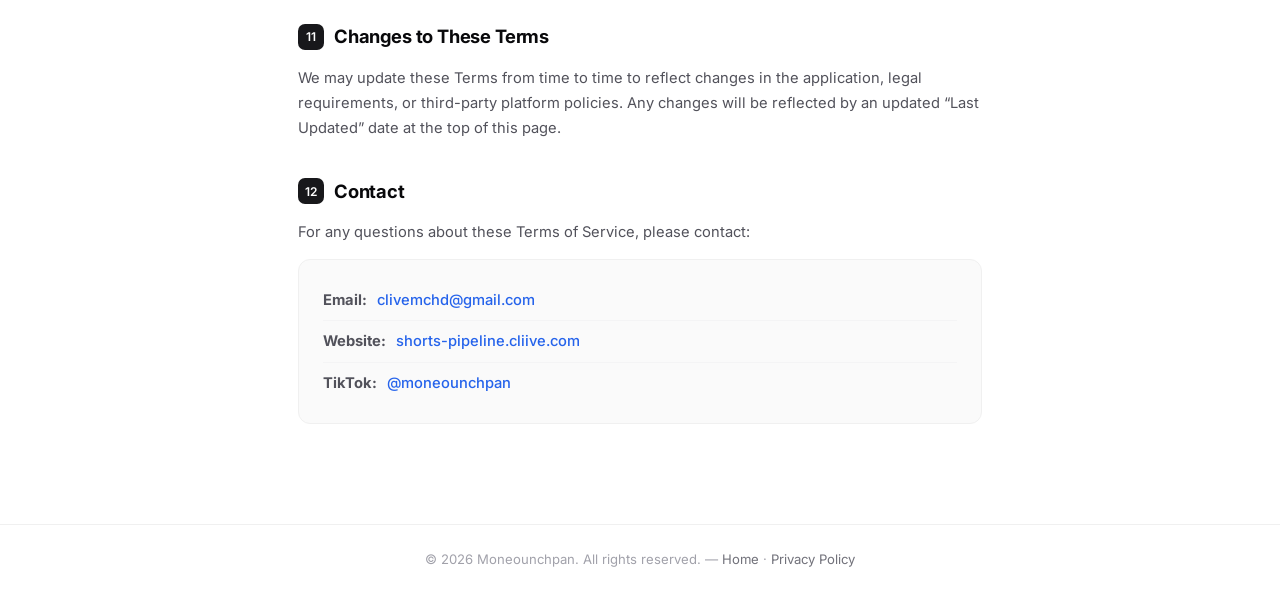
<file: terms-of-service.html>
<!DOCTYPE html>
<html lang="en">
<head>
  <meta charset="UTF-8" />
  <meta name="viewport" content="width=device-width, initial-scale=1.0" />
  <title>Terms of Service &mdash; Shorts Pipeline</title>
  <meta name="description" content="Terms of Service for the Shorts Pipeline application operated by Moneounchpan." />
  <link rel="icon" type="image/png" href="favicon.png" />
  <link rel="apple-touch-icon" href="apple-touch-icon.png" />
  <link rel="preconnect" href="https://fonts.googleapis.com" />
  <link rel="preconnect" href="https://fonts.gstatic.com" crossorigin />
  <link rel="stylesheet" href="styles.css" />
</head>
<body>

  <!-- Navigation -->
  <nav class="top-nav">
    <a href="index.html" class="top-nav-brand">
      <img src="favicon.png" alt="Shorts Pipeline" />
      <span>Shorts Pipeline</span>
    </a>
    <ul class="top-nav-links">
      <li><a href="index.html">Home</a></li>
      <li><a href="privacy-policy.html">Privacy</a></li>
      <li><a href="terms-of-service.html" class="active">Terms</a></li>
    </ul>
  </nav>

  <!-- Legal Content -->
  <article class="legal-page">
    <div class="legal-header">
      <h1>Terms of Service</h1>
      <span class="last-updated">Last Updated: April 4, 2026</span>
    </div>

    <!-- Table of Contents -->
    <nav class="legal-toc">
      <div class="legal-toc-title">Contents</div>
      <ol>
        <li><a href="#tos-intro">Introduction</a></li>
        <li><a href="#tos-service">Description of Service</a></li>
        <li><a href="#tos-commitments">Our Commitments</a></li>
        <li><a href="#tos-standards">Content Standards</a></li>
        <li><a href="#tos-ip">Content &amp; Intellectual Property</a></li>
        <li><a href="#tos-third-party">Third-Party Services</a></li>
        <li><a href="#tos-warranties">Disclaimer of Warranties</a></li>
        <li><a href="#tos-liability">Limitation of Liability</a></li>
        <li><a href="#tos-discontinuation">Discontinuation</a></li>
        <li><a href="#tos-law">Governing Law</a></li>
        <li><a href="#tos-changes">Changes to These Terms</a></li>
        <li><a href="#tos-contact">Contact</a></li>
      </ol>
    </nav>

    <!-- 1. Introduction -->
    <section class="legal-section" id="tos-intro">
      <h2><span class="section-num">1</span> Introduction</h2>
      <p>These Terms of Service (&ldquo;Terms&rdquo;) describe the operation and use of the Shorts Pipeline application (&ldquo;the App&rdquo;). The App is built and operated by <strong>Moneounchpan</strong> (<a href="https://www.tiktok.com/@moneounchpan" target="_blank" rel="noopener">@moneounchpan</a> on TikTok). We are the sole developer and operator of this application. These Terms outline how we operate the App, the standards we follow, and our obligations with respect to third-party platforms and content.</p>
    </section>

    <!-- 2. Description of Service -->
    <section class="legal-section" id="tos-service">
      <h2><span class="section-num">2</span> Description of Service</h2>
      <p>Shorts Pipeline is an automated content pipeline that we developed to:</p>
      <ul>
        <li>Extract pages from comic book files (PDF, CBZ, CBR)</li>
        <li>Generate &ldquo;Did You Know&rdquo; narration scripts using AI vision analysis</li>
        <li>Produce short-form videos with AI-generated voice narration</li>
        <li>Publish videos to TikTok, YouTube, and Instagram via their official APIs</li>
        <li>Collect video performance metrics (views, likes, comments, shares) from platform APIs to analyze and improve our content strategy</li>
      </ul>
      <p>The App operates as a command-line tool and uses platform APIs to publish content on our behalf and to retrieve performance data for our own published videos.</p>
    </section>

    <!-- 3. Our Commitments -->
    <section class="legal-section" id="tos-commitments">
      <h2><span class="section-num">3</span> Our Commitments</h2>
      <p>As the developer and sole operator of this App, we commit to the following:</p>
      <ul>
        <li>We use the App only to create and publish content to social media accounts that we own and control</li>
        <li>We are responsible for maintaining the security of all API credentials and authentication tokens</li>
        <li>We are solely responsible for all content created and published through the App</li>
        <li>We comply with all applicable platform terms of service and community guidelines</li>
        <li>We do not collect, store, or process any personal data from any third-party individuals</li>
        <li>Video performance metrics we collect (views, likes, comments, shares, reach, impressions) pertain exclusively to our own published content and are used solely to improve our content strategy</li>
      </ul>
    </section>

    <!-- 4. Content Standards -->
    <section class="legal-section" id="tos-standards">
      <h2><span class="section-num">4</span> Content Standards</h2>
      <p>We operate the App in compliance with all applicable laws and the terms and guidelines of all third-party platforms, including but not limited to:</p>
      <ul>
        <li><a href="https://www.tiktok.com/community-guidelines" target="_blank" rel="noopener">TikTok Community Guidelines</a></li>
        <li><a href="https://www.tiktok.com/legal/page/global/terms-of-service/en" target="_blank" rel="noopener">TikTok Terms of Service</a></li>
        <li><a href="https://developers.tiktok.com/doc/getting-started-terms-of-service/" target="_blank" rel="noopener">TikTok Developer Terms of Service</a></li>
        <li><a href="https://www.tiktok.com/legal/page/global/business-products-data-terms/en" target="_blank" rel="noopener">TikTok Business Products (Data) Terms</a></li>
        <li><a href="https://www.youtube.com/t/terms" target="_blank" rel="noopener">YouTube Terms of Service</a></li>
        <li><a href="https://developers.google.com/youtube/terms/api-services-terms-of-service" target="_blank" rel="noopener">YouTube API Services Terms of Service</a></li>
        <li><a href="https://help.instagram.com/581066165581870" target="_blank" rel="noopener">Instagram Terms of Use</a></li>
        <li><a href="https://developers.facebook.com/terms/" target="_blank" rel="noopener">Meta Platform Terms</a></li>
      </ul>
      <p>The App is not used to:</p>
      <ul>
        <li>Post content that is illegal, harmful, threatening, abusive, defamatory, or otherwise objectionable</li>
        <li>Infringe upon the intellectual property rights of others</li>
        <li>Violate any applicable laws or regulations</li>
        <li>Engage in spam, manipulation, or deceptive practices</li>
        <li>Circumvent any rate limits, restrictions, or safeguards imposed by the platform APIs</li>
      </ul>
    </section>

    <hr class="legal-divider" />

    <!-- 5. Content & Intellectual Property -->
    <section class="legal-section" id="tos-ip">
      <h2><span class="section-num">5</span> Content and Intellectual Property</h2>

      <h3>5.1 Ownership</h3>
      <p>We retain full ownership of all original content created using the App, including AI-generated scripts, voice narration, and composed video content.</p>

      <h3>5.2 AI-Generated Content</h3>
      <p>The App uses artificial intelligence (Google Gemini API) to generate narration scripts and Google Cloud Text-to-Speech to produce audio narration. We acknowledge that:</p>
      <ul>
        <li>AI-generated content may require review for accuracy</li>
        <li>We are solely responsible for the accuracy and appropriateness of all published content, regardless of whether it was AI-generated</li>
        <li>AI-generated content is subject to the terms of the AI service providers (Google Cloud Terms of Service)</li>
      </ul>

      <h3>5.3 Comic Book Content</h3>
      <div class="legal-callout warning">
        <strong>Important:</strong> We are responsible for ensuring that the use of comic book pages in video content complies with applicable copyright law, including fair use principles or any applicable licenses.
      </div>

      <h3>5.4 Platform Content Licenses</h3>
      <p>By publishing content through the App to third-party platforms (TikTok, YouTube, Instagram), we acknowledge that such content becomes subject to the content licensing terms of those platforms as specified in their respective Terms of Service.</p>
    </section>

    <!-- 6. Third-Party Services -->
    <section class="legal-section" id="tos-third-party">
      <h2><span class="section-num">6</span> Third-Party Services</h2>
      <p>The App relies on the following third-party services for its operation:</p>
      <ul>
        <li><strong>TikTok Content Posting API</strong> &mdash; Video publishing</li>
        <li><strong>YouTube Data API v3</strong> &mdash; Video uploading, scheduling, and retrieving video performance statistics</li>
        <li><strong>Instagram Graph API</strong> &mdash; Cross-posting as Reels and retrieving video performance insights</li>
        <li><strong>Google Cloud Text-to-Speech</strong> &mdash; Voice narration</li>
        <li><strong>Google Gemini API</strong> &mdash; AI vision analysis and script generation</li>
        <li><strong>Cloudinary</strong> &mdash; Temporary video hosting</li>
      </ul>
      <p>We acknowledge that:</p>
      <ul>
        <li>The availability and functionality of the App depends on the continued availability of these third-party services</li>
        <li>Third-party services may change their terms, APIs, or availability at any time without notice</li>
        <li>Use of third-party services is governed by their respective terms of service and privacy policies</li>
        <li>We comply with all applicable developer terms and data handling requirements of each platform</li>
      </ul>
    </section>

    <hr class="legal-divider" />

    <!-- 7. Disclaimer of Warranties -->
    <section class="legal-section" id="tos-warranties">
      <h2><span class="section-num">7</span> Disclaimer of Warranties</h2>
      <div class="legal-callout">
        The App is provided <strong>&ldquo;as is&rdquo;</strong> and <strong>&ldquo;as available&rdquo;</strong> without warranties of any kind, either express or implied.
      </div>
      <p>This includes but is not limited to:</p>
      <ul>
        <li>Implied warranties of merchantability, fitness for a particular purpose, and non-infringement</li>
        <li>Warranties that the App will be uninterrupted, error-free, or secure</li>
        <li>Warranties regarding the accuracy, reliability, or completeness of any AI-generated content</li>
        <li>Warranties that the App will be compatible with any particular platform API version</li>
      </ul>
    </section>

    <!-- 8. Limitation of Liability -->
    <section class="legal-section" id="tos-liability">
      <h2><span class="section-num">8</span> Limitation of Liability</h2>
      <p>To the fullest extent permitted by applicable law, we shall not be held liable by any third party for:</p>
      <ul>
        <li>Indirect, incidental, special, consequential, or punitive damages</li>
        <li>Loss of profits, data, business opportunities, or goodwill</li>
        <li>Damages arising from the operation or content output of the App</li>
        <li>Damages resulting from any interruption, suspension, or termination of third-party services (including TikTok, YouTube, Instagram, Google Cloud, or Cloudinary)</li>
        <li>Content removal, account suspension, or other actions taken by third-party platforms</li>
      </ul>
      <p>This limitation applies regardless of the legal theory (contract, tort, strict liability, or otherwise) and even if we have been advised of the possibility of such damages.</p>
    </section>

    <!-- 9. Discontinuation -->
    <section class="legal-section" id="tos-discontinuation">
      <h2><span class="section-num">9</span> Discontinuation</h2>
      <p>Regarding the discontinuation of the App:</p>
      <ul>
        <li>We may discontinue or modify the App at any time at our sole discretion</li>
        <li>We may revoke the App's access to any third-party platform at any time via the platform's settings (see Section 7 of the <a href="privacy-policy.html">Privacy Policy</a> for specific links)</li>
        <li>Access to third-party APIs may be terminated by the respective platforms at their sole discretion</li>
      </ul>
      <p>Upon discontinuation, all locally stored authentication tokens will be deleted. Content that has already been published to third-party platforms will remain subject to those platforms' terms of service.</p>
    </section>

    <hr class="legal-divider" />

    <!-- 10. Governing Law -->
    <section class="legal-section" id="tos-law">
      <h2><span class="section-num">10</span> Governing Law</h2>
      <p>These Terms shall be governed by and construed in accordance with the laws of the jurisdiction in which we reside, without regard to conflict of law principles. Any disputes arising from these Terms shall be resolved in the courts of that jurisdiction.</p>
    </section>

    <!-- 11. Changes to These Terms -->
    <section class="legal-section" id="tos-changes">
      <h2><span class="section-num">11</span> Changes to These Terms</h2>
      <p>We may update these Terms from time to time to reflect changes in the application, legal requirements, or third-party platform policies. Any changes will be reflected by an updated &ldquo;Last Updated&rdquo; date at the top of this page.</p>
    </section>

    <!-- 12. Contact -->
    <section class="legal-section" id="tos-contact">
      <h2><span class="section-num">12</span> Contact</h2>
      <p>For any questions about these Terms of Service, please contact:</p>
      <div class="legal-contact">
        <ul>
          <li><strong>Email:</strong> <a href="mailto:clivemchd@gmail.com">clivemchd@gmail.com</a></li>
          <li><strong>Website:</strong> <a href="https://shorts-pipeline.cliive.com">shorts-pipeline.cliive.com</a></li>
          <li><strong>TikTok:</strong> <a href="https://www.tiktok.com/@moneounchpan" target="_blank" rel="noopener">@moneounchpan</a></li>
        </ul>
      </div>
    </section>
  </article>

  <!-- Footer -->
  <footer class="footer">
    &copy; 2026 Moneounchpan. All rights reserved. &mdash; <a href="index.html">Home</a> &middot; <a href="privacy-policy.html">Privacy Policy</a>
  </footer>

</body>
</html>
</file>
<file: styles.css>
/* === Modern Design System === */
@import url('https://fonts.googleapis.com/css2?family=Inter:wght@400;500;600;700;800&display=swap');

/* === Reset & Base === */
*,
*::before,
*::after {
  box-sizing: border-box;
  margin: 0;
  padding: 0;
}

body {
  font-family: 'Inter', -apple-system, BlinkMacSystemFont, "Segoe UI", Roboto, sans-serif;
  color: #18181b;
  background: #ffffff;
  line-height: 1.6;
  -webkit-font-smoothing: antialiased;
  -moz-osx-font-smoothing: grayscale;
}

a {
  color: #2563eb;
  text-decoration: none;
  transition: color 0.15s ease;
}

a:hover {
  color: #1d4ed8;
}

/* === Top Navigation === */
.top-nav {
  background: #ffffff;
  padding: 0 32px;
  display: flex;
  align-items: center;
  justify-content: space-between;
  height: 60px;
  position: sticky;
  top: 0;
  z-index: 100;
  border-bottom: 1px solid #f0f0f0;
}

.top-nav-brand {
  display: flex;
  align-items: center;
  gap: 10px;
  text-decoration: none;
  color: #18181b;
}

.top-nav-brand:hover {
  text-decoration: none;
}

.top-nav-brand img {
  width: 32px;
  height: 32px;
  border-radius: 8px;
}

.top-nav-brand span {
  font-size: 0.95rem;
  font-weight: 700;
  letter-spacing: -0.01em;
}

.top-nav-links {
  display: flex;
  align-items: center;
  gap: 4px;
  list-style: none;
}

.top-nav-links a {
  color: #71717a;
  padding: 6px 14px;
  border-radius: 8px;
  font-size: 0.85rem;
  font-weight: 500;
  transition: background 0.15s, color 0.15s;
  text-decoration: none;
}

.top-nav-links a:hover {
  background: #f4f4f5;
  color: #18181b;
  text-decoration: none;
}

.top-nav-links a.active {
  background: #f4f4f5;
  color: #18181b;
  text-decoration: none;
}

/* === Hero Section === */
.hero {
  background: #fafafa;
  color: #18181b;
  padding: 80px 40px 72px;
  text-align: center;
  border-bottom: 1px solid #f0f0f0;
}

.hero h1 {
  font-size: 2.75rem;
  font-weight: 800;
  letter-spacing: -0.03em;
  margin-bottom: 16px;
  color: #09090b;
}

.hero .subtitle {
  font-size: 1.1rem;
  color: #52525b;
  max-width: 600px;
  margin: 0 auto;
  line-height: 1.7;
  font-weight: 400;
}

/* === Container === */
.container {
  max-width: 980px;
  margin: 0 auto;
  padding: 64px 40px;
}

/* === Section === */
.section {
  margin-bottom: 72px;
}

.section:last-child {
  margin-bottom: 0;
}

.section h2 {
  font-size: 1.5rem;
  font-weight: 700;
  color: #09090b;
  margin-bottom: 12px;
  letter-spacing: -0.02em;
  padding-bottom: 0;
  border-bottom: none;
}

.section > p {
  color: #52525b;
  font-size: 0.95rem;
  line-height: 1.7;
}

.section ul,
.section ol {
  padding-left: 20px;
  margin-top: 12px;
}

.section li {
  color: #52525b;
  font-size: 0.95rem;
  margin-bottom: 8px;
  line-height: 1.65;
}

/* === Feature Grid === */
.feature-grid {
  display: grid;
  grid-template-columns: repeat(2, 1fr);
  gap: 16px;
  margin-top: 24px;
}

.feature-card {
  background: #fafafa;
  border-radius: 12px;
  padding: 28px;
  border: 1px solid #f0f0f0;
  transition: border-color 0.15s ease;
}

.feature-card:hover {
  border-color: #e4e4e7;
}

.feature-card .icon {
  font-size: 1.5rem;
  margin-bottom: 14px;
  display: flex;
  align-items: center;
  justify-content: center;
  width: 40px;
  height: 40px;
  background: #ffffff;
  border-radius: 10px;
  border: 1px solid #f0f0f0;
}

.feature-card h3 {
  font-size: 0.95rem;
  font-weight: 600;
  color: #18181b;
  margin-bottom: 6px;
  letter-spacing: -0.01em;
}

.feature-card p {
  color: #71717a;
  font-size: 0.88rem;
  line-height: 1.6;
}

/* === Steps (How It Works) === */
.steps {
  display: grid;
  grid-template-columns: repeat(4, 1fr);
  gap: 16px;
  margin-top: 24px;
  counter-reset: step;
}

.step {
  background: #fafafa;
  border-radius: 12px;
  padding: 24px 20px;
  border: 1px solid #f0f0f0;
  position: relative;
  counter-increment: step;
  transition: border-color 0.15s ease;
}

.step:hover {
  border-color: #e4e4e7;
}

.step::before {
  content: counter(step);
  display: flex;
  align-items: center;
  justify-content: center;
  width: 28px;
  height: 28px;
  background: #18181b;
  color: #fff;
  border-radius: 8px;
  font-size: 0.8rem;
  font-weight: 600;
  margin-bottom: 14px;
}

.step h4 {
  font-size: 0.9rem;
  font-weight: 600;
  color: #18181b;
  margin-bottom: 6px;
}

.step p {
  color: #71717a;
  font-size: 0.84rem;
  line-height: 1.55;
}

/* === Doc Links === */
.doc-links {
  display: grid;
  grid-template-columns: repeat(2, 1fr);
  gap: 16px;
  margin-top: 16px;
}

.doc-link {
  display: flex;
  align-items: center;
  gap: 14px;
  text-decoration: none;
  color: inherit;
  padding: 20px 24px;
  border: 1px solid #f0f0f0;
  border-radius: 12px;
  background: #fafafa;
  transition: border-color 0.15s ease;
}

.doc-link:hover {
  border-color: #e4e4e7;
  text-decoration: none;
}

.doc-link .doc-icon {
  font-size: 1.4rem;
  flex-shrink: 0;
  width: 40px;
  height: 40px;
  display: flex;
  align-items: center;
  justify-content: center;
  background: #fff;
  border-radius: 10px;
  border: 1px solid #f0f0f0;
}

.doc-link strong {
  display: block;
  font-size: 0.9rem;
  color: #18181b;
  margin-bottom: 2px;
  font-weight: 600;
}

.doc-link p {
  font-size: 0.82rem;
  color: #71717a;
  margin: 0;
  line-height: 1.5;
}

/* === Contact Bar (Footer) === */
.contact-bar {
  background: #fafafa;
  color: #71717a;
  text-align: center;
  padding: 40px;
  font-size: 0.85rem;
  border-top: 1px solid #f0f0f0;
}

.contact-bar a {
  color: #2563eb;
}

.contact-bar .contact-email {
  font-size: 0.95rem;
  color: #18181b;
  font-weight: 600;
  display: block;
  margin-bottom: 8px;
}

/* === Legal Page Layout === */
.legal-page {
  background: #fff;
  max-width: 780px;
  margin: 0 auto;
  padding: 56px 48px 64px;
}

.legal-header {
  margin-bottom: 40px;
  padding-bottom: 24px;
  border-bottom: 1px solid #f0f0f0;
}

.legal-page h1 {
  font-size: 2rem;
  font-weight: 800;
  color: #09090b;
  margin-bottom: 8px;
  letter-spacing: -0.03em;
}

.legal-page .last-updated {
  color: #a1a1aa;
  font-size: 0.85rem;
  display: block;
}

/* Table of Contents */
.legal-toc {
  background: #fafafa;
  border: 1px solid #f0f0f0;
  border-radius: 12px;
  padding: 24px 28px;
  margin-bottom: 40px;
}

.legal-toc-title {
  font-size: 0.72rem;
  font-weight: 600;
  text-transform: uppercase;
  letter-spacing: 0.08em;
  color: #a1a1aa;
  margin-bottom: 14px;
}

.legal-toc ol {
  list-style: none;
  padding: 0;
  margin: 0;
  columns: 2;
  column-gap: 24px;
}

.legal-toc li {
  margin-bottom: 6px;
  break-inside: avoid;
}

.legal-toc a {
  color: #52525b;
  font-size: 0.87rem;
  font-weight: 500;
  text-decoration: none;
  transition: color 0.15s ease;
}

.legal-toc a:hover {
  color: #2563eb;
  text-decoration: none;
}

/* Legal Sections */
.legal-section {
  margin-bottom: 36px;
  scroll-margin-top: 80px;
}

.legal-page h2 {
  font-size: 1.15rem;
  font-weight: 700;
  color: #09090b;
  margin-top: 0;
  margin-bottom: 14px;
  padding-bottom: 0;
  border-bottom: none;
  display: flex;
  align-items: center;
  gap: 10px;
  letter-spacing: -0.01em;
}

.legal-page h2 .section-num {
  display: inline-flex;
  align-items: center;
  justify-content: center;
  width: 26px;
  height: 26px;
  border-radius: 7px;
  background: #18181b;
  color: #fff;
  font-size: 0.75rem;
  font-weight: 600;
  flex-shrink: 0;
}

.legal-page h3 {
  font-size: 0.95rem;
  font-weight: 600;
  color: #27272a;
  margin-top: 22px;
  margin-bottom: 10px;
}

.legal-page p {
  color: #52525b;
  font-size: 0.92rem;
  margin-bottom: 14px;
  line-height: 1.7;
}

.legal-page ul,
.legal-page ol {
  padding-left: 20px;
  margin-bottom: 14px;
}

.legal-page li {
  color: #52525b;
  font-size: 0.92rem;
  margin-bottom: 8px;
  line-height: 1.65;
  padding-left: 4px;
}

.legal-page li::marker {
  color: #d4d4d8;
}

.legal-page a {
  color: #2563eb;
  font-weight: 500;
  transition: color 0.15s ease;
}

.legal-page a:hover {
  color: #1d4ed8;
}

/* Callout boxes */
.legal-callout {
  background: #f0f9ff;
  border-left: 3px solid #38bdf8;
  border-radius: 0 10px 10px 0;
  padding: 16px 20px;
  margin: 18px 0;
  font-size: 0.89rem;
  color: #0c4a6e;
  line-height: 1.65;
}

.legal-callout strong {
  color: #0369a1;
}

.legal-callout.warning {
  background: #fefce8;
  border-left-color: #facc15;
  color: #713f12;
}

.legal-callout.warning strong {
  color: #854d0e;
}

/* Scope pills */
.legal-page code {
  background: #f4f4f5;
  border: 1px solid #e4e4e7;
  border-radius: 6px;
  padding: 2px 8px;
  font-size: 0.83rem;
  color: #3f3f46;
  font-family: 'SF Mono', 'Fira Code', ui-monospace, monospace;
}

/* Contact card */
.legal-contact {
  background: #fafafa;
  border: 1px solid #f0f0f0;
  border-radius: 12px;
  padding: 20px 24px;
  margin-top: 8px;
}

.legal-contact ul {
  list-style: none;
  padding: 0;
  margin: 0;
}

.legal-contact li {
  display: flex;
  align-items: center;
  gap: 10px;
  padding: 8px 0;
  border-bottom: 1px solid #f4f4f5;
  margin-bottom: 0;
  padding-left: 0;
}

.legal-contact li:last-child {
  border-bottom: none;
}

/* Separator between major groups */
.legal-divider {
  border: none;
  border-top: 1px solid #f0f0f0;
  margin: 40px 0;
}

/* === Legal Footer === */
.footer {
  text-align: center;
  padding: 24px 40px;
  color: #a1a1aa;
  font-size: 0.82rem;
  border-top: 1px solid #f0f0f0;
}

.footer a {
  color: #71717a;
}

.footer a:hover {
  color: #18181b;
}

/* === Third-Party Services List === */
.section ul li strong {
  color: #18181b;
}

/* === Section Subtitle === */
.section-subtitle {
  color: #a1a1aa;
  font-size: 0.92rem;
  margin-top: -4px;
  margin-bottom: 24px;
}

/* === Video Showcase === */
.video-showcase {
  display: flex;
  justify-content: center;
  gap: 16px;
  margin: 0 auto;
}

.video-card {
  position: relative;
  border-radius: 14px;
  overflow: hidden;
  background: #09090b;
  width: 190px;
  height: 338px;
  flex-shrink: 0;
  cursor: pointer;
  transition: transform 0.2s ease, box-shadow 0.2s ease;
  box-shadow: 0 1px 3px rgba(0, 0, 0, 0.08);
}

.video-card:hover {
  transform: translateY(-4px);
  box-shadow: 0 12px 32px rgba(0, 0, 0, 0.12);
}

.video-card video {
  width: 100%;
  height: 100%;
  object-fit: cover;
  display: block;
}

.video-card .play-btn {
  position: absolute;
  inset: 0;
  display: flex;
  align-items: center;
  justify-content: center;
  background: rgba(0, 0, 0, 0.25);
  border: none;
  cursor: pointer;
  transition: background 0.2s ease;
}

.video-card:hover .play-btn {
  background: rgba(0, 0, 0, 0.4);
}

.video-card .play-btn::after {
  content: '';
  display: block;
  width: 44px;
  height: 44px;
  border-radius: 50%;
  background: rgba(255, 255, 255, 0.95);
  background-image: url("data:image/svg+xml,%3Csvg xmlns='http://www.w3.org/2000/svg' viewBox='0 0 24 24' fill='%2318181b'%3E%3Cpath d='M8 5v14l11-7z'/%3E%3C/svg%3E");
  background-repeat: no-repeat;
  background-position: center;
  background-size: 20px 20px;
  background-color: rgba(255, 255, 255, 0.95);
  box-shadow: 0 2px 8px rgba(0, 0, 0, 0.15);
}

/* === Video Modal === */
.video-modal {
  position: fixed;
  inset: 0;
  z-index: 9999;
  display: flex;
  align-items: center;
  justify-content: center;
  opacity: 0;
  visibility: hidden;
  transition: opacity 0.2s ease, visibility 0.2s ease;
}

.video-modal.active {
  opacity: 1;
  visibility: visible;
}

.modal-backdrop {
  position: absolute;
  inset: 0;
  background: rgba(0, 0, 0, 0.8);
  backdrop-filter: blur(4px);
}

.modal-content {
  position: relative;
  z-index: 1;
  max-height: 90vh;
  aspect-ratio: 9 / 16;
  border-radius: 16px;
  overflow: hidden;
  box-shadow: 0 24px 48px rgba(0, 0, 0, 0.4);
  animation: modalIn 0.2s ease;
}

@keyframes modalIn {
  from { transform: scale(0.95); opacity: 0; }
  to { transform: scale(1); opacity: 1; }
}

.modal-content video {
  width: 100%;
  height: 100%;
  display: block;
  background: #000;
}

.modal-close {
  position: absolute;
  top: 12px;
  right: 12px;
  z-index: 2;
  width: 32px;
  height: 32px;
  border: none;
  border-radius: 8px;
  background: rgba(0, 0, 0, 0.5);
  color: #fff;
  font-size: 18px;
  line-height: 32px;
  text-align: center;
  cursor: pointer;
  transition: background 0.15s ease;
  backdrop-filter: blur(4px);
}

.modal-close:hover {
  background: rgba(0, 0, 0, 0.75);
}

/* === Responsive === */
@media (max-width: 768px) {
  .top-nav {
    padding: 0 16px;
    height: 52px;
  }

  .top-nav-brand img {
    width: 28px;
    height: 28px;
  }

  .top-nav-links a {
    padding: 6px 10px;
    font-size: 0.82rem;
  }

  .hero {
    padding: 56px 24px 48px;
  }

  .hero h1 {
    font-size: 2rem;
  }

  .hero .subtitle {
    font-size: 1rem;
  }

  .container {
    padding: 40px 20px;
  }

  .section {
    margin-bottom: 48px;
  }

  .steps {
    grid-template-columns: repeat(2, 1fr);
  }

  .feature-grid {
    grid-template-columns: 1fr;
  }

  .doc-links {
    grid-template-columns: 1fr;
  }

  .legal-page {
    margin: 0;
    padding: 32px 20px 40px;
  }

  .legal-page h1 {
    font-size: 1.6rem;
  }

  .legal-toc ol {
    columns: 1;
  }

  .video-showcase {
    gap: 12px;
  }

  .video-card {
    width: 140px;
    height: 249px;
  }
}

@media (max-width: 480px) {
  .top-nav {
    flex-direction: column;
    height: auto;
    padding: 12px 16px;
    gap: 8px;
  }

  .top-nav-links {
    flex-wrap: wrap;
    justify-content: center;
  }

  .hero {
    padding: 40px 16px 36px;
  }

  .hero h1 {
    font-size: 1.65rem;
  }

  .container {
    padding: 32px 16px;
  }

  .steps {
    grid-template-columns: 1fr;
  }

  .legal-page {
    padding: 24px 16px 32px;
  }

  .legal-page h1 {
    font-size: 1.35rem;
  }

  .legal-page h2 {
    font-size: 1.02rem;
  }

  .legal-toc {
    padding: 18px 20px;
  }

  .legal-contact {
    padding: 16px 20px;
  }

  .video-showcase {
    gap: 8px;
  }

  .video-card {
    width: 105px;
    height: 187px;
    border-radius: 10px;
  }
}
</file>
